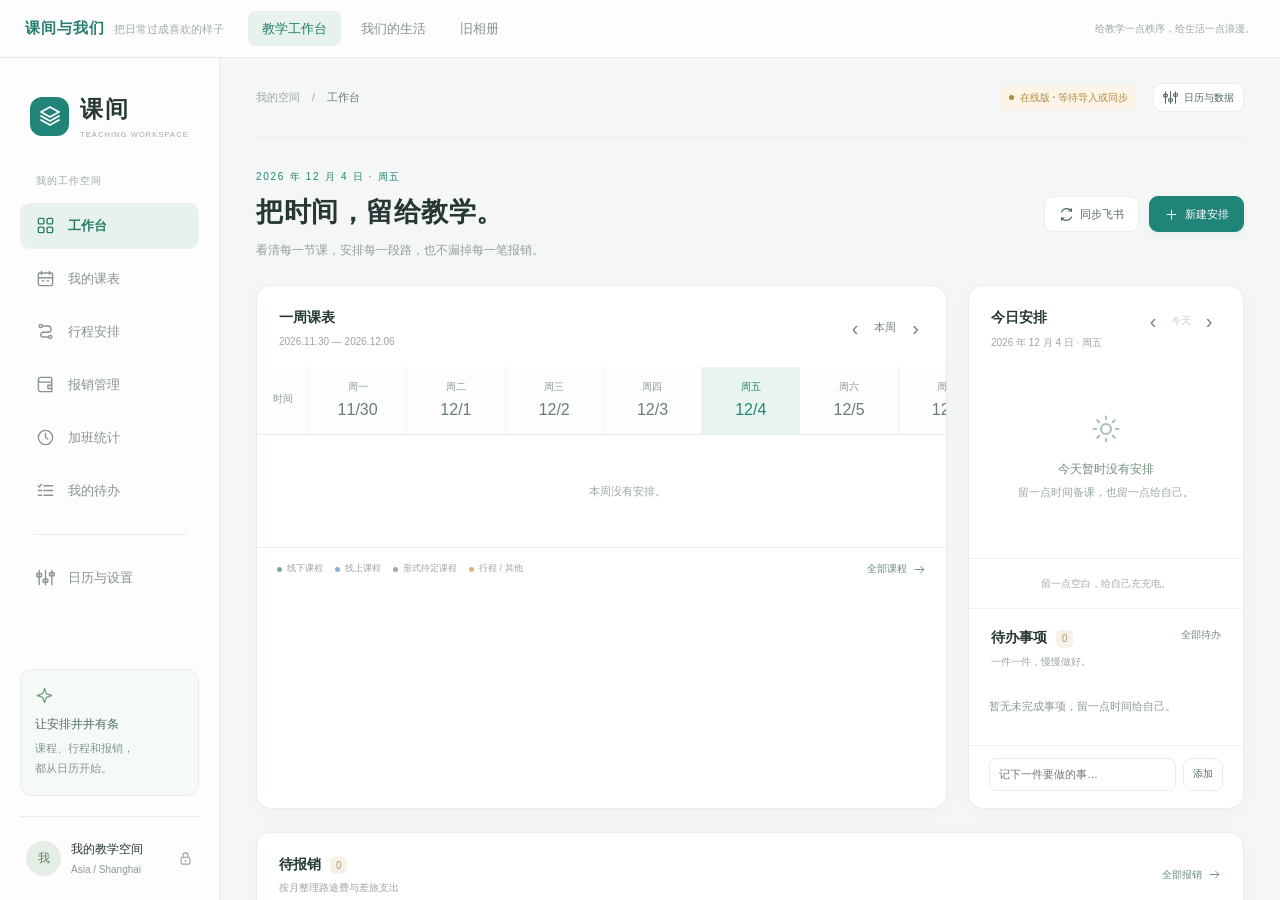
<file: index.html>
<!doctype html><html lang="zh-CN"><head><meta charset="utf-8"><meta name="viewport" content="width=device-width,initial-scale=1,viewport-fit=cover"><meta name="theme-color" content="#218478"><title>课间与我们 · 我的日常空间</title><style>
*{box-sizing:border-box}body{margin:0;background:#f5f7f7;font:13px/1.5 -apple-system,BlinkMacSystemFont,"Segoe UI","Microsoft YaHei",sans-serif;color:#344c42}.portal-bar{height:58px;background:#fcfdfc;border-bottom:1px solid #e4ece7;display:flex;align-items:center;padding:0 25px;gap:24px}.portal-brand{font-size:15px;font-weight:600;letter-spacing:1px;color:#267e6e;white-space:nowrap}.portal-brand span{font-size:11px;color:#a1ada6;margin-left:9px;font-weight:400;letter-spacing:0}.tabs{display:flex;gap:6px}.tabs button{cursor:pointer;border:0;background:transparent;padding:8px 14px;border-radius:8px;color:#83968b;font:inherit}.tabs button.active{background:#e6f2eb;color:#227d6c}.portal-note{margin-left:auto;font-size:10px;color:#9caaa2}iframe{display:block;width:100%;height:calc(100dvh - 58px);border:0}button:focus-visible{outline:3px solid #a0cfc4;outline-offset:2px}@media(max-width:650px){.portal-bar{height:94px;padding:12px 16px;gap:8px;align-items:flex-start;flex-direction:column}.portal-brand span,.portal-note{display:none}.tabs{width:100%;justify-content:space-between}.tabs button{padding:7px 13px;font-size:12px}iframe{height:calc(100dvh - 94px)}}
@media(max-width:760px){html,body{height:100%;overflow:hidden}body{display:flex;flex-direction:column;height:100dvh}.portal-bar{height:auto;min-height:84px;flex:none;align-items:stretch;flex-direction:column;gap:4px;padding:8px 12px}.portal-brand{font-size:14px;line-height:20px;letter-spacing:1px}.portal-brand span,.portal-note{display:none}.tabs{width:100%;display:grid;grid-template-columns:repeat(3,minmax(0,1fr));gap:5px}.tabs button{min-height:40px;padding:8px 5px;font-size:13px;border-radius:8px}iframe{flex:1;min-height:0;width:100%;height:auto}}
</style></head><body><header class="portal-bar"><div class="portal-brand">课间与我们<span>把日常过成喜欢的样子</span></div><nav class="tabs" aria-label="切换页面"><button data-page="workbench" class="active">教学工作台</button><button data-page="together">我们的生活</button><button data-page="album">旧相册</button></nav><span class="portal-note">给教学一点秩序，给生活一点浪漫。</span></header><iframe id="page-frame" title="教学工作台" allow="autoplay"></iframe><script>
const pages={workbench:['./workbench.html','教学工作台'],together:['./together.html','我们的生活'],album:['./album.html','樱花音乐相册']};
// A fresh HTML address on each visit prevents an old cached iframe surviving a homepage reload.
const pageVersion=Date.now().toString(36);
function openPage(name){if(!pages[name])name='workbench';const url=new URL(pages[name][0],location.href);url.searchParams.set('v',pageVersion);document.querySelector('#page-frame').src=url.href;document.querySelector('#page-frame').title=pages[name][1];document.querySelectorAll('[data-page]').forEach(b=>{b.classList.toggle('active',b.dataset.page===name);b.setAttribute('aria-current',b.dataset.page===name?'page':'false');});history.replaceState(null,'','#'+name);}
document.querySelector('.tabs').addEventListener('click',e=>{const b=e.target.closest('[data-page]');if(b)openPage(b.dataset.page);});window.addEventListener('hashchange',()=>openPage(location.hash.slice(1)));openPage(location.hash.slice(1));
</script></body></html>
</file>
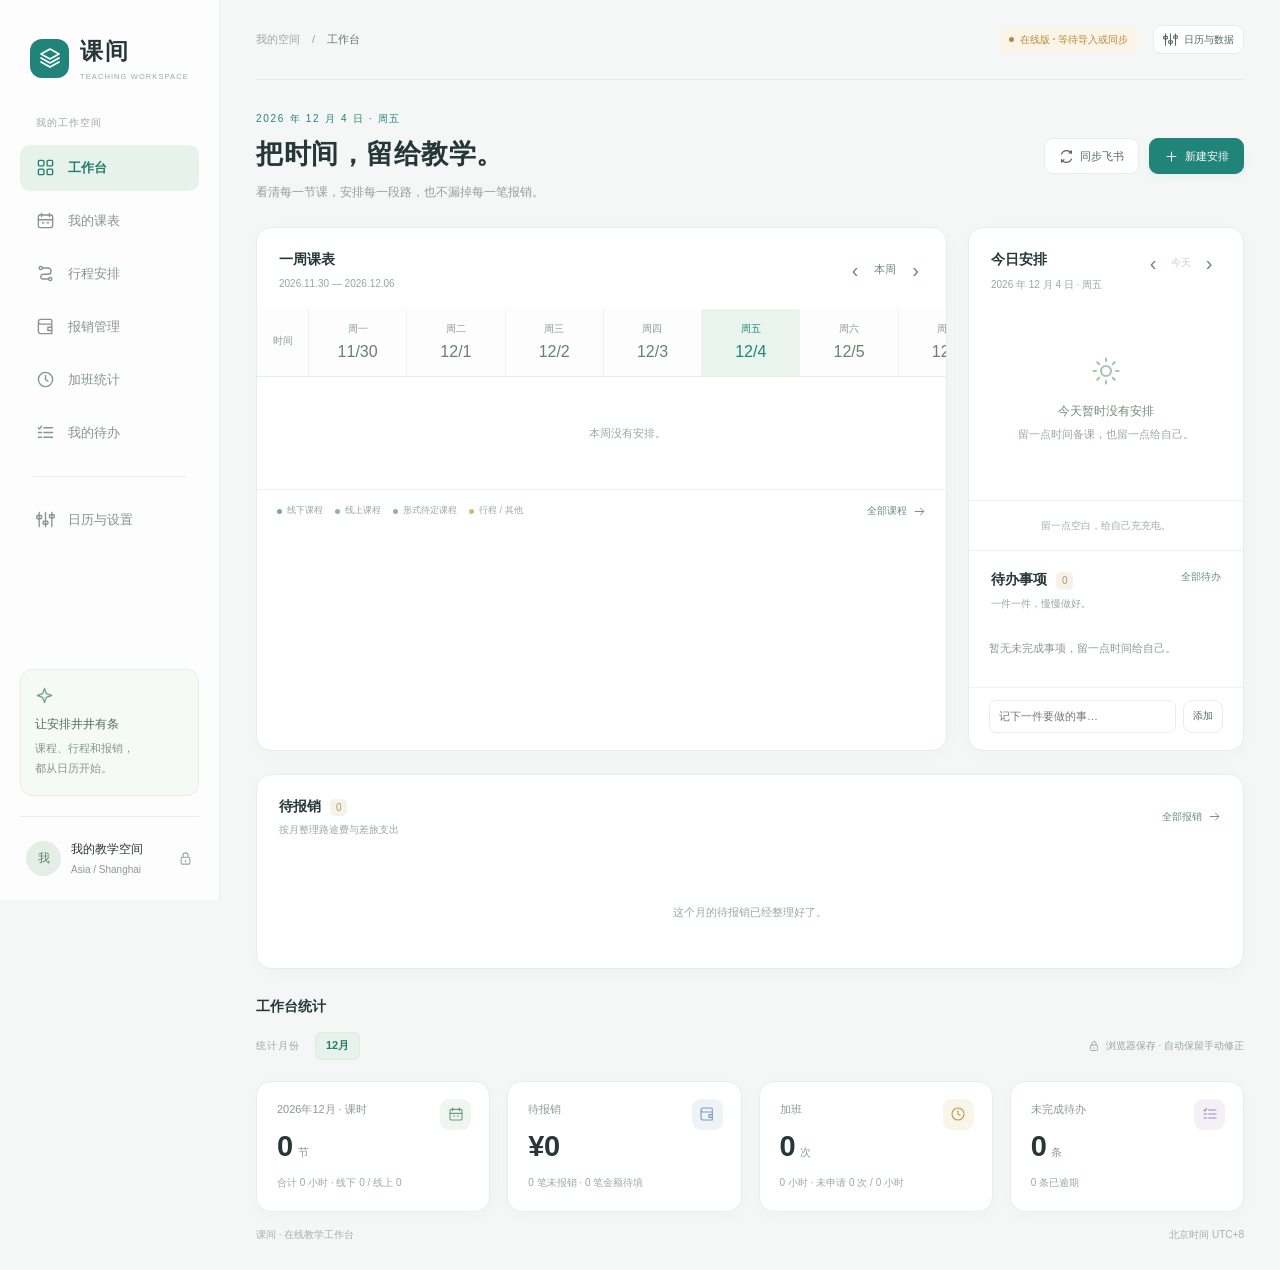
<file: workbench.html>
<!doctype html>
<html lang="zh-CN">
<head>
<meta charset="utf-8">
<meta name="viewport" content="width=device-width,initial-scale=1,viewport-fit=cover">
<meta name="theme-color" content="#218478">
<title>课间 · 教学工作台</title>
<style>
:root{
  --paper:#f5f4f0; --surface:#ffffff; --surface-2:#fbfaf7;
  --ink:#1d1c1a; --ink-2:#4a4843; --muted:#847f76;
  --line:#e5e2da; --line-2:#efece5;
  --accent:#2a6a5c; --accent-soft:#e7f0ed;
  --warn:#b4552d; --warn-soft:#fbeee7;
  --blue:#3b5f88; --blue-soft:#e9eef5;
  --gold:#8a6a2f; --gold-soft:#f6efdf;
  --r:10px;
  --sh:0 1px 2px rgba(28,26,22,.04), 0 1px 8px rgba(28,26,22,.03);
}
*{box-sizing:border-box}
html,body{margin:0;padding:0}
body{
  background:var(--paper); color:var(--ink);
  font:14px/1.55 -apple-system,BlinkMacSystemFont,"Segoe UI","PingFang SC","Microsoft YaHei","Hiragino Sans GB",sans-serif;
  -webkit-font-smoothing:antialiased; text-rendering:optimizeLegibility;
}
button{font:inherit;color:inherit;cursor:pointer;border:none;background:none}
input,select,textarea{font:inherit;color:inherit}
h1,h2,h3,h4,p{margin:0}
.num{font-variant-numeric:tabular-nums}
.wrap{max-width:1180px;margin:0 auto;padding:18px 22px 60px}

/* ---------- 顶栏 ---------- */
.top{display:flex;align-items:center;gap:16px;flex-wrap:wrap;margin-bottom:16px}
.brand{display:flex;gap:10px;align-items:center}
.brand .mark{
  width:32px;height:32px;border-radius:9px;background:var(--ink);color:#fff;
  display:grid;place-items:center;font-size:14px;font-weight:600;flex:none;
}
.brand b{display:block;font-size:15px;font-weight:650;letter-spacing:.2px}
.brand span{display:block;font-size:10.5px;color:var(--muted);letter-spacing:.8px;margin-top:1px}
.months{display:flex;gap:4px;flex-wrap:wrap}
.mchip{
  padding:4px 11px;border-radius:16px;font-size:12px;font-weight:550;
  background:var(--surface);border:1px solid var(--line);color:var(--ink-2);transition:.15s;
}
.mchip:hover{border-color:#d6d2c8;color:var(--ink)}
.mchip.on{background:var(--ink);color:#fff;border-color:var(--ink)}
.actions{margin-left:auto;display:flex;align-items:center;gap:8px}
.pill{
  display:inline-flex;align-items:center;gap:6px;font-size:11.5px;font-weight:550;
  padding:4px 9px;border-radius:20px;background:var(--gold-soft);color:var(--gold);border:1px solid rgba(138,106,47,.15);
}
.pill.live{background:var(--accent-soft);color:var(--accent);border-color:rgba(42,106,92,.16)}
.pill i{width:5px;height:5px;border-radius:50%;background:currentColor;display:block}
.pill.busy{background:var(--blue-soft);color:var(--blue);border-color:rgba(59,95,136,.16)}
.pill.busy i{animation:wbPulse 1.05s ease-in-out infinite}
.pill.warn{background:var(--warn-soft);color:var(--warn);border-color:rgba(180,85,45,.16)}
@keyframes wbPulse{0%,100%{opacity:.25;transform:scale(.75)}50%{opacity:1;transform:scale(1.4)}}
.pill[title]{cursor:help}
.btn{
  display:inline-flex;align-items:center;gap:6px;padding:6px 11px;border-radius:7px;font-size:12.5px;
  background:var(--surface);border:1px solid var(--line);color:var(--ink-2);transition:.15s;font-weight:550;
}
.btn:hover{border-color:#d6d2c8;background:#fff;color:var(--ink)}
.btn svg{width:14px;height:14px}
.btn.primary{background:var(--ink);color:#fff;border-color:var(--ink)}
.btn.primary:hover{background:#000;color:#fff}
.btn.sm{padding:4px 8px;font-size:11.5px}

/* ---------- 通用 ---------- */
.sub{font-size:12.5px;color:var(--muted);margin:2px 0 14px}
.card{background:var(--surface);border:1px solid var(--line);border-radius:var(--r);box-shadow:var(--sh);margin-bottom:14px}
.card-h{display:flex;align-items:center;gap:10px;padding:12px 16px;border-bottom:1px solid var(--line-2);flex-wrap:wrap}
.card-h h3{font-size:13.5px;font-weight:650;letter-spacing:.2px}
.card-h .hint{font-size:11.5px;color:var(--muted);font-weight:400}
.card-h .right{margin-left:auto;display:flex;gap:6px;align-items:center}
.grid4{display:grid;grid-template-columns:repeat(4,minmax(0,1fr));gap:12px;margin-bottom:14px}
.metric{background:var(--surface);border:1px solid var(--line);border-radius:var(--r);padding:13px 15px;box-shadow:var(--sh)}
.metric .k{font-size:11.5px;color:var(--muted);letter-spacing:.4px}
.metric .v{font-size:23px;font-weight:600;letter-spacing:-.5px;margin-top:6px;line-height:1.1}
.metric .v small{font-size:12px;font-weight:500;color:var(--muted);margin-left:3px}
.metric .f{font-size:11.5px;color:var(--muted);margin-top:5px}
.metric.hl{border-color:rgba(42,106,92,.25);background:linear-gradient(180deg,#fff,#f8fbfa)}
.tag{
  display:inline-flex;align-items:center;font-size:10.5px;font-weight:600;padding:2px 6px;border-radius:5px;
  background:var(--line-2);color:var(--ink-2);letter-spacing:.3px;white-space:nowrap;
}
.tag.on-{background:var(--blue-soft);color:var(--blue)}
.tag.off-{background:var(--gold-soft);color:var(--gold)}
.tag.warn{background:var(--warn-soft);color:var(--warn)}
.tag.ok{background:var(--accent-soft);color:var(--accent)}
.muted{color:var(--muted)}
.empty{padding:30px 16px;text-align:center;color:var(--muted);font-size:12.5px}

/* ---------- 表格 ---------- */
.tbl-wrap{overflow:auto}
table.tbl{width:100%;border-collapse:collapse;font-size:12.5px}
.tbl th{
  text-align:left;padding:7px 10px;font-size:11px;font-weight:600;color:var(--muted);
  border-bottom:1px solid var(--line);white-space:nowrap;background:var(--surface-2);
  position:sticky;top:0;z-index:1;
}
.tbl td{padding:5px 10px;border-bottom:1px solid var(--line-2);vertical-align:middle;white-space:nowrap}
.tbl td.wrap{white-space:normal;min-width:150px}
.tbl tbody tr:hover td{background:var(--surface-2)}
.tbl tr[data-edit]{cursor:pointer}
.tbl input,.tbl select{
  border:1px solid transparent;border-radius:5px;padding:3px 6px;font-size:12px;background:transparent;
  min-width:0;width:100%;
}
.tbl select{width:auto}
.tbl input:hover,.tbl select:hover{border-color:var(--line)}
.tbl input:focus,.tbl select:focus{outline:none;border-color:var(--accent);background:#fff}
.tbl .rmv{opacity:0;font-size:15px;color:var(--muted);padding:0 3px;line-height:1}
.tbl tr:hover .rmv{opacity:1}
.tbl tr.need td{background:#fffbf3}
.tbl tr.need td:first-child{box-shadow:inset 3px 0 0 var(--gold)}
.tbl tr.sum td{border-top:1.5px solid var(--line);border-bottom:none;background:var(--surface-2);font-weight:600;color:var(--ink-2)}
.ot-tag{font-size:11px;font-weight:600;padding:2px 7px;border-radius:5px}
.ot-tag.wk{background:var(--blue-soft);color:var(--blue)}
.ot-tag.hd{background:var(--warn-soft);color:var(--warn)}

/* ---------- 添加条 / 待办 ---------- */
.addbar{display:flex;gap:6px;flex-wrap:wrap;padding:11px 16px;border-top:1px solid var(--line-2)}
.addbar input,.addbar select{border:1px solid var(--line);border-radius:6px;padding:5px 8px;font-size:12px;background:#fff;min-width:0}
.addbar input:focus,.addbar select:focus{outline:none;border-color:var(--accent)}
.todo{display:flex;gap:10px;align-items:flex-start;padding:9px 14px;border-bottom:1px solid var(--line-2)}
.todo:last-child{border-bottom:none}
.todo .cb{width:16px;height:16px;border-radius:4px;border:1.5px solid #cfcbc0;flex:none;margin-top:2px;display:grid;place-items:center;background:#fff;transition:.15s}
.todo .cb svg{width:11px;height:11px;color:#fff;opacity:0}
.todo.done .cb{background:var(--accent);border-color:var(--accent)}
.todo.done .cb svg{opacity:1}
.todo .tx{min-width:0;flex:1}
.todo .tx b{font-size:13px;font-weight:550;display:block;line-height:1.45}
.todo.done .tx b{color:var(--muted);text-decoration:line-through}
.todo .tx span{font-size:11px;color:var(--muted);display:flex;gap:10px;margin-top:2px;flex-wrap:wrap}
.todo .del{opacity:0;font-size:15px;color:var(--muted);padding:0 3px;line-height:1}
.todo:hover .del{opacity:1}
.todo.overdue .tx b{color:var(--warn)}
.todoadd{display:flex;gap:6px;padding:11px 14px;border-top:1px solid var(--line-2)}
.todoadd input{border:1px solid var(--line);border-radius:6px;padding:5px 9px;font-size:12.5px;flex:1;min-width:0}
.todoadd input:focus{outline:none;border-color:var(--accent)}

/* ---------- 弹窗 ---------- */
dialog{
  border:none;border-radius:14px;padding:0;max-width:560px;width:calc(100% - 32px);
  box-shadow:0 24px 64px rgba(20,18,15,.25);background:var(--surface);color:var(--ink);
}
dialog::backdrop{background:rgba(28,26,22,.32);backdrop-filter:blur(2px)}
.dlg-h{display:flex;align-items:center;padding:16px 18px;border-bottom:1px solid var(--line-2)}
.dlg-h h3{font-size:14.5px;font-weight:650}
.dlg-h button{margin-left:auto;font-size:19px;color:var(--muted);line-height:1}
.dlg-b{padding:16px 18px;max-height:65vh;overflow:auto;font-size:12.5px}
.dlg-b h4{font-size:12px;font-weight:650;letter-spacing:.4px;color:var(--ink-2);margin:0 0 7px}
.dlg-b section+section{margin-top:16px;padding-top:15px;border-top:1px solid var(--line-2)}
.svcline{display:flex;align-items:center;flex-wrap:wrap;gap:6px;font-size:12.5px;color:var(--ink-2);line-height:1.7}
.svcline .sep{color:var(--line);margin:0 2px}
.kv-inline{color:var(--muted);font-size:11.5px;margin-left:6px}
.dot-live{width:7px;height:7px;border-radius:50%;background:var(--accent);display:inline-block;flex:0 0 auto}
.dot-live.off{background:var(--muted);opacity:.5}
.dot-live.busy{background:var(--blue);animation:wbPulse 1.05s ease-in-out infinite}
.kv{display:grid;grid-template-columns:88px 1fr;gap:5px 10px;font-size:12px}
.kv dt{color:var(--muted)}
.kv dd{margin:0;font-variant-numeric:tabular-nums}
.steps{counter-reset:s;display:flex;flex-direction:column;gap:7px;margin:0;padding:0}
.steps li{counter-increment:s;list-style:none;position:relative;padding-left:24px;color:var(--ink-2);line-height:1.55}
.steps li::before{
  content:counter(s);position:absolute;left:0;top:1px;width:16px;height:16px;border-radius:50%;
  background:var(--accent-soft);color:var(--accent);font-size:10px;font-weight:700;display:grid;place-items:center;
}
textarea.imp{
  width:100%;min-height:82px;border:1px solid var(--line);border-radius:7px;padding:8px 10px;font-size:12px;
  font-family:ui-monospace,Consolas,monospace;resize:vertical;background:var(--surface-2);
}
textarea.imp:focus{outline:none;border-color:var(--accent);background:#fff}
.row{display:flex;gap:8px;align-items:center;flex-wrap:wrap}
.drop{
  border:1.5px dashed var(--line);border-radius:9px;padding:14px;text-align:center;color:var(--muted);
  font-size:12px;background:var(--surface-2);
}
.drop b{color:var(--accent)}

#edlg{max-width:500px}
.fld{display:flex;flex-direction:column;gap:4px;margin-bottom:11px;font-size:11.5px;color:var(--ink-2)}
.fld>span{font-weight:600;letter-spacing:.2px}
.fld input,.fld select{border:1px solid var(--line);border-radius:7px;padding:7px 9px;font-size:12.5px;background:var(--surface-2);color:var(--ink)}
.fld input:focus,.fld select:focus{outline:none;border-color:var(--accent);background:#fff}
.fld2{display:grid;grid-template-columns:1fr 1fr;gap:9px}
.chk{display:flex;gap:8px;align-items:flex-start;font-size:12px;color:var(--ink-2);line-height:1.5;margin:2px 0 13px;cursor:pointer}
.chk input{margin-top:2px;accent-color:var(--accent)}
.ed-foot{display:flex;gap:8px;flex-wrap:wrap;align-items:center;border-top:1px solid var(--line-2);padding-top:13px}
.ed-note{font-size:11px;color:var(--muted);line-height:1.6;margin:0 0 12px}
.ed-note b{color:var(--ink-2)}

#toast{
  position:fixed;left:50%;bottom:26px;transform:translate(-50%,14px);z-index:99;
  background:var(--ink);color:#fff;font-size:12.5px;padding:8px 15px;border-radius:20px;
  opacity:0;pointer-events:none;transition:.22s;box-shadow:0 8px 24px rgba(0,0,0,.22);
}
#toast.on{opacity:1;transform:translate(-50%,0)}

@media (max-width:900px){
  .grid4{grid-template-columns:repeat(2,minmax(0,1fr))}
  .top .actions{margin-left:0}
}
@media print{
  body{background:#fff}
  .top,.actions,.addbar,.todoadd,.mchip{display:none!important}
  .card{box-shadow:none;border-color:#ccc}
  .tbl th{background:#fff!important}
}

/* 课间 · 保留原有数据层的界面改版 */
:root{--paper:#f5f7f7;--surface:#fff;--surface-2:#f8faf9;--ink:#263735;--ink-2:#526a60;--muted:#8b9a93;--line:#e7eeea;--line-2:#eff3f0;--accent:#218478;--accent-soft:#e8f3ed;--blue:#4f82bb;--blue-soft:#edf3fb;--gold:#b38a42;--gold-soft:#fbf4e7;--r:15px;--sh:0 4px 18px #233a2f06}
[hidden]{display:none!important}body{font-size:14px}button:focus-visible,a:focus-visible,input:focus-visible,select:focus-visible,textarea:focus-visible{outline:3px solid #a0cfc4;outline-offset:3px}button:disabled{opacity:.55;cursor:wait}.kk-icon{width:19px;height:19px;flex-shrink:0;display:block}.kk-shell{display:grid;grid-template-columns:220px minmax(0,1fr);min-height:100vh}.kk-sidebar{position:sticky;top:0;height:100vh;background:#fcfdfc;border-right:1px solid var(--line);padding:34px 20px 23px;display:flex;flex-direction:column;z-index:20}.kk-brand{display:flex;align-items:center;gap:11px;text-align:left;padding:0 10px 33px}.kk-mark{width:39px;height:39px;display:grid;place-items:center;background:var(--accent);color:white;border-radius:12px}.kk-mark .kk-icon{width:24px;height:24px}.kk-brand strong{font-size:23px;letter-spacing:2px;font-weight:650}.kk-brand small{display:block;font-size:7.5px;letter-spacing:1.1px;white-space:nowrap;color:#9daaa3;margin-top:1px}.kk-caption{font-size:10px;letter-spacing:1px;color:#9ca9a2}.kk-sidebar>.kk-caption{padding:0 16px;margin-bottom:14px}.kk-sidebar nav{display:grid;gap:7px}.kk-nav{display:flex;align-items:center;gap:13px;min-height:46px;border-radius:10px;text-align:left;padding:0 16px;color:#87948f;white-space:nowrap;font-size:13px}.kk-nav:hover{background:#f0f5f1;color:var(--accent)}.kk-nav.active{background:#e7f2ed;color:#247c69;font-weight:600}.kk-nav-line{height:1px;background:var(--line);margin:13px}.kk-sidebar-note{margin-top:auto;border:1px solid #e7eeea;border-radius:12px;padding:16px 14px;background:#f6faf7;color:#82968b;font-size:11px;line-height:1.8}.kk-sidebar-note .kk-icon{color:#74a38a;margin-bottom:9px}.kk-sidebar-note strong{display:block;color:#526e60;font-size:12px;font-weight:500;margin-bottom:4px}.kk-profile{display:flex;align-items:center;gap:10px;padding:23px 6px 0;margin-top:20px;border-top:1px solid var(--line)}.kk-avatar{width:35px;height:35px;border-radius:50%;background:#e5eee5;color:#598266;display:grid;place-items:center;font-size:12px}.kk-profile strong{font-size:12px;font-weight:500;display:block}.kk-profile small{font-size:10px;color:var(--muted);display:block;margin-top:3px}.kk-profile>.kk-icon{margin-left:auto;width:15px;color:#96a39d}.wrap.kk-main{max-width:1660px;width:100%;min-width:0;padding:0 36px 28px;margin:0 auto}.kk-topbar{min-height:80px;display:flex;align-items:center;justify-content:space-between;border-bottom:1px solid var(--line);gap:12px}.kk-crumb{display:flex;align-items:center;gap:12px;font-size:11px;color:#9ca7a2}.kk-crumb b{font-weight:400;color:#65776e}.kk-top-actions{display:flex;gap:16px;align-items:center}.pill{font-size:10px;border:0;border-radius:6px;padding:5px 9px}.kk-heading{display:flex;justify-content:space-between;align-items:center;gap:16px;padding:31px 0 25px}.kk-eyebrow{font-size:10px;letter-spacing:1.7px;color:var(--accent);margin-bottom:9px}.kk-heading h1{font-size:27px;font-weight:600;letter-spacing:.5px;line-height:1.4}.kk-heading h1>span{color:var(--accent);margin-left:5px}.kk-heading p{font-size:12px;color:#92a097;margin-top:10px}.kk-heading-actions{display:flex;gap:10px}.btn{min-height:36px;justify-content:center;padding:8px 14px;border-radius:9px;font-size:11px;font-weight:500}.btn .kk-icon{width:15px;height:15px}.btn.primary{background:var(--accent);border-color:var(--accent);box-shadow:0 3px 7px #21847812}.btn.primary:hover{background:#176a60;border-color:#176a60}.btn:hover{background:#f8fbf8;border-color:#c5d8cf;color:var(--accent)}.btn.sm{min-height:29px;font-size:10px;padding:5px 9px}.kk-period{display:flex;justify-content:space-between;align-items:center;margin-bottom:21px;gap:14px}.kk-period>div{display:flex;align-items:center;gap:15px;min-width:0}.months{gap:5px;max-height:85px;overflow:auto}.mchip{border-radius:6px;padding:4px 10px;font-size:11px;background:transparent;border-color:transparent;font-weight:400}.mchip.on{background:#e7f2ed;border-color:#e0ebe4;color:#247c69;font-weight:600}.kk-local{display:flex;gap:6px;align-items:center;white-space:nowrap;font-size:10px;color:#96a59c}.kk-local .kk-icon{width:12px;height:12px}.grid4{gap:17px;margin-bottom:23px}.metric{padding:19px 20px 17px;min-height:131px;position:relative}.metric.hl{border-color:var(--line);background:#fff}.metric .k{font-size:11px;letter-spacing:0}.metric .v{font-size:29px;line-height:1.3;margin-top:10px;font-weight:600}.metric .v small{font-size:11px;font-weight:400;margin-left:5px}.metric .f{font-size:10px;margin-top:10px;color:#9ca9a1}.kk-stat-icon{position:absolute;right:18px;top:17px;display:grid;place-items:center;width:31px;height:31px;border-radius:9px;background:#eff6f1;color:#6d9a82}.kk-stat-icon .kk-icon{width:16px;height:16px}.metric:nth-child(2) .kk-stat-icon{background:#eef3f8;color:#7e9cba}.metric:nth-child(3) .kk-stat-icon{background:#f9f5e9;color:#ba9c64}.metric:nth-child(4) .kk-stat-icon{background:#f4f0f7;color:#a28aab}.card{margin-bottom:23px;overflow:hidden}.kk-dashboard{display:grid;grid-template-columns:minmax(0,1fr) 276px;gap:21px}.kk-panel-head{display:flex;align-items:center;justify-content:space-between;gap:12px;padding:21px 22px 18px}.kk-panel-head h2{font-size:14px;font-weight:600}.kk-panel-head p{font-size:10px;color:#9ba69f;margin-top:5px}.kk-panel-head>.kk-icon{color:#c5ad76;width:22px;height:22px}.kk-week-nav{display:flex;gap:6px;align-items:center;white-space:nowrap}.kk-week-nav button{font-size:11px;color:#70867b;padding:4px 5px;border-radius:5px}.kk-week-nav button:first-child,.kk-week-nav button:last-child{font-size:20px;line-height:1}.kk-week-nav button:hover{background:var(--accent-soft)}.kk-week-scroll{overflow-x:auto;padding:0 13px}.kk-week-grid{display:grid;grid-template-columns:repeat(7,minmax(76px,1fr));min-width:532px}.kk-day{padding:0 5px 14px;border-right:1px solid var(--line-2);min-height:277px}.kk-day:last-child{border-right:0}.kk-day-head{text-align:center;border-bottom:1px solid var(--line);padding:2px 0 13px;margin-bottom:12px;color:#a0aca5;font-size:10px;line-height:1.6}.kk-day-head strong{display:block;font-size:19px;line-height:1.4;font-weight:500;color:#65796e}.kk-day.is-today .kk-day-head strong{background:var(--accent);color:#fff;border-radius:8px;width:30px;margin:0 auto}.kk-day.is-today .kk-day-head{color:var(--accent)}.kk-event{display:block;width:100%;text-align:left;border-radius:6px;padding:8px 7px;margin-bottom:8px;background:#eaf4ef;color:#4b8671;border-left:2px solid #6fa68c;line-height:1.6;overflow-wrap:anywhere}.kk-event.online{background:#edf3fb;color:#6587ad;border-left-color:#8aadd2}.kk-event.other{background:#fbf4e7;color:#ae905a;border-left-color:#d2b87c}.kk-event:hover{filter:brightness(.97)}.kk-event strong{display:block;font-size:10px;font-weight:500}.kk-event small{font-size:9px;display:block;opacity:.8}.kk-day-blank{color:#cad4cd;text-align:center;font-size:11px;padding:60px 0}.kk-panel-foot{border-top:1px solid var(--line-2);padding:13px 20px;display:flex;justify-content:space-between;align-items:center;gap:12px}.kk-legend{display:flex;gap:12px;flex-wrap:wrap;color:#9ba69f;font-size:9px}.kk-legend span{display:flex;align-items:center;gap:5px}.kk-legend i{width:5px;height:5px;background:#7eaa93;border-radius:50%}.kk-legend i.online{background:#8eadd0}.kk-legend i.other{background:#d2b87c}.kk-link{display:inline-flex;gap:6px;align-items:center;color:#6a8c7c;font-size:10px;white-space:nowrap;padding:0}.kk-link .kk-icon{width:13px;height:13px}.kk-today{display:flex;flex-direction:column}.kk-today #kk-today{padding:0 21px 10px;max-height:340px;overflow:auto}.kk-timeline{display:block;border-left:1px solid #e2eae4;margin-left:4px;padding:0 0 23px 18px;position:relative;width:calc(100% - 4px);text-align:left}.kk-timeline:before{content:"";position:absolute;left:-4px;top:5px;width:7px;height:7px;background:#8caf9c;border:2px solid white;box-shadow:0 0 0 1px #8caf9c;border-radius:50%}.kk-timeline time{font-size:10px;color:#97a59c;display:block;margin-bottom:5px}.kk-timeline strong{display:block;font-size:12px;font-weight:500;color:#526c5f;overflow-wrap:anywhere}.kk-timeline small{display:block;font-size:10px;color:#9aa69f;margin-top:4px;overflow-wrap:anywhere}.kk-timeline:hover strong{color:var(--accent)}.kk-today-foot{padding:17px;border-top:1px solid var(--line-2);font-size:10px;color:#a1afa5;text-align:center;margin-top:auto}.kk-empty{padding:45px 18px;text-align:center;color:#9aa99f;font-size:11px;line-height:2}.kk-empty .kk-icon{width:30px;height:30px;margin:0 auto 13px;color:#a9c3b4}.kk-empty strong{display:block;font-size:12px;font-weight:500;color:#718c7c}.kk-count{display:inline-block;font-size:10px;font-weight:400;color:#aa986b;background:#f7f2e8;padding:1px 6px;border-radius:5px;margin-left:5px}.kk-preview .tbl td{padding:13px 22px}.kk-preview .tbl th{padding:10px 22px;font-size:10px}.kk-preview .tbl{font-size:11px}.kk-status{font-size:10px;color:#aa986b;background:#fbf4e7;padding:4px 8px;border-radius:5px}.card-h{padding:19px 22px;gap:8px}.card-h .hint{font-size:11px}.card-h h3{font-size:14px}.tbl th{padding:12px 18px;font-size:11px}.tbl td{padding:11px 18px;font-size:12px}.tbl td.wrap{max-width:380px}.tbl td.wrap{margin:0}.tbl input,.tbl select{padding:6px 8px;border:1px solid var(--line);background:#fff;font-size:11px}.addbar{padding:17px 22px;gap:9px}.addbar input,.addbar select{padding:8px 10px;border-radius:8px}.todo{padding:16px 22px}.todoadd{padding:17px 22px;flex-wrap:wrap}.todoadd input{padding:8px 10px}.todo .del,.tbl .rmv{opacity:.5}.todo:hover .del,.tbl tr:hover .rmv{opacity:1}.kk-agenda-row{display:flex;gap:20px;padding:20px 24px;border-top:1px solid var(--line-2);align-items:center;cursor:pointer}.kk-agenda-row:hover{background:var(--surface-2)}.kk-agenda-date{font-size:11px;color:var(--muted);min-width:86px}.kk-agenda-row strong{font-size:13px;font-weight:500}.kk-agenda-row p{font-size:11px;color:var(--muted);margin-top:5px}.kk-footer{display:flex;justify-content:space-between;margin-top:10px;color:#a6b0aa;font-size:10px;padding-top:5px}.kk-menu{display:none}.kk-scrim{display:none}dialog{border-radius:16px}dialog .dlg-h{padding:20px 22px}dialog .dlg-b{padding:20px 22px}dialog .btn.primary{color:#fff}.kk-view-enter{animation:kkEnter .18s ease-out}@keyframes kkEnter{from{opacity:.5;transform:translateY(3px)}to{opacity:1;transform:none}}@media(prefers-reduced-motion:reduce){.kk-view-enter{animation:none}}
@media(min-width:1600px){.kk-day{min-height:330px}.kk-event{padding:11px 9px}.kk-event strong{font-size:11px}.kk-event small{font-size:10px}}
@media(max-width:1200px){.kk-shell{grid-template-columns:192px minmax(0,1fr)}.kk-sidebar{padding-left:14px;padding-right:14px}.wrap.kk-main{padding:0 25px 25px}.kk-dashboard{grid-template-columns:minmax(0,1fr) 240px;gap:17px}.kk-local{display:none}.kk-heading h1{font-size:24px}.metric{padding:17px 15px}.metric .f{font-size:9px}.kk-stat-icon{right:13px;top:13px;width:26px;height:26px}.kk-panel-head{padding:19px 17px}.kk-legend{gap:8px}.kk-panel-foot{padding:12px 15px}}
@media(max-width:1050px){.kk-dashboard{grid-template-columns:minmax(0,1fr)}.kk-today #kk-today{display:grid;grid-template-columns:repeat(2,minmax(0,1fr));gap:10px;max-height:none}.kk-today .kk-empty{grid-column:1/-1;padding:22px}.kk-today .kk-empty .kk-icon{display:none}.kk-day{min-height:245px}.kk-top-actions{gap:7px}.grid4{gap:12px}.metric .v{font-size:25px}.kk-stat-icon{display:none}}
@media(max-width:760px){.kk-shell{display:block}.kk-sidebar{position:fixed;left:0;top:0;width:220px;transform:translateX(-100%);transition:transform .2s;z-index:40}.kk-sidebar.open{transform:translateX(0)}.kk-scrim:not([hidden]){display:block;position:fixed;inset:0;background:#233a2f40;z-index:35}.wrap.kk-main{padding:0 18px 24px}.kk-menu{display:block;padding:0;color:var(--muted)}.kk-topbar{min-height:66px}.kk-top-actions .btn{font-size:0;padding:6px}.kk-top-actions .btn .kk-icon{width:16px;height:16px}.pill{font-size:9px}.kk-crumb{gap:8px}.kk-heading{padding:25px 0 22px;align-items:flex-start;flex-direction:column;gap:18px}.kk-heading h1{font-size:25px}.kk-heading p{font-size:11px}.kk-heading-actions{align-self:flex-end}.kk-period>div{align-items:flex-start;gap:8px;flex-direction:column}.kk-period{margin-bottom:17px}.months{max-height:72px}.grid4{grid-template-columns:repeat(2,minmax(0,1fr));gap:12px;margin-bottom:18px}.metric{min-height:118px;padding:16px}.metric .v{font-size:26px}.metric .f{font-size:10px}.kk-stat-icon{display:grid}.kk-dashboard{gap:0}.card{margin-bottom:18px}.kk-today #kk-today{grid-template-columns:1fr}.kk-panel-foot{align-items:flex-start}.kk-legend{gap:8px}.kk-panel-head{padding:18px}.kk-panel-head h2{font-size:13px}.kk-footer{font-size:9px}.card-h{padding:16px}.tbl td,.tbl th{padding:10px 13px}.kk-agenda-row{padding:17px;gap:12px}.kk-agenda-date{min-width:75px}.kk-preview .tbl td,.kk-preview .tbl th{padding:12px 16px}.kk-profile{margin-top:15px}.kk-heading-actions .btn{padding:8px 13px}.kk-sidebar-note{margin-top:auto}.kk-brand{padding-bottom:20px}.kk-sidebar{padding-top:25px}}
@media(max-height:750px) and (min-width:761px){.kk-sidebar-note{display:none}.kk-profile{margin-top:auto}}
@media print{.kk-sidebar,.kk-topbar,.kk-heading-actions,.kk-period,.kk-week-nav,.kk-link,.kk-footer{display:none!important}.kk-shell{display:block}.wrap.kk-main{padding:0;max-width:none}.kk-heading{padding:0 0 20px}.card{break-inside:avoid}.tbl-wrap{overflow:visible}}


/* 课程表、报销路线与调休申请 */
.kk-course-toolbar{display:flex;justify-content:space-between;align-items:center;padding:15px 22px;border-bottom:1px solid var(--line-2);gap:15px}.kk-course-toolbar>strong{font-size:12px;color:var(--ink-2);font-weight:500}.kk-course-scroll{overflow:auto}.kk-course-calendar{min-width:800px}.kk-ct-head,.kk-ct-body{display:grid;grid-template-columns:52px repeat(7,minmax(0,1fr))}.kk-ct-head{border-bottom:1px solid var(--line);background:#fcfdfc}.kk-ct-head>div{text-align:center;font-size:10px;color:var(--muted);padding:12px 3px;border-right:1px solid var(--line-2)}.kk-ct-head strong{display:block;font-size:16px;color:#688074;font-weight:500;margin-top:3px}.kk-ct-head .today{background:#eaf4ee;color:var(--accent)}.kk-ct-head .today strong{color:var(--accent)}.kk-ct-axis{position:relative}.kk-ct-axis time{position:absolute;right:8px;font-size:9px;color:#a2aea6;padding-top:4px}.kk-ct-day{position:relative;border-left:1px solid var(--line-2);background:repeating-linear-gradient(to bottom,transparent 0,transparent 47px,#edf2ee 47px,#edf2ee 48px)}.kk-ct-event{position:absolute;display:block;text-align:left;padding:6px 7px;border-radius:6px;border-left:2px solid #7aa48b;background:#eaf4ef;color:#55816c;line-height:1.6;overflow:auto}.kk-ct-event.online{background:#edf3fb;color:#6485aa;border-left-color:#8eadd0}.kk-ct-event:hover{filter:brightness(.97)}.kk-ct-event strong{display:block;font-size:11px;font-weight:500;overflow-wrap:anywhere}.kk-ct-event small{display:block;font-size:9px;opacity:.9}.kk-course-foot{padding:15px 22px;border-top:1px solid var(--line);font-size:11px;color:var(--muted)}.kk-filter-bar{display:flex;align-items:center;gap:16px;padding:14px 22px;border-bottom:1px solid var(--line-2);flex-wrap:wrap;color:var(--muted);font-size:11px}.kk-filter-bar label{display:flex;align-items:center;gap:10px;white-space:nowrap}.kk-filter-bar select{font-size:11px;padding:6px 10px;border:1px solid var(--line);border-radius:7px;background:white}.kk-filter-bar>span{font-size:10px}.tbl .kk-route{min-width:195px;width:210px}.kk-check{display:inline-flex;align-items:center;gap:7px;white-space:nowrap;font-size:11px;cursor:pointer;color:#8c977f}.tbl .kk-check input{appearance:auto;width:15px;height:15px;margin:0;padding:0;accent-color:var(--accent);cursor:pointer}.kk-marked td{background:#f6faf7;color:#7a9183}.kk-marked .kk-check{color:var(--accent)}.kk-agenda-table tr[data-kk-edit]{cursor:pointer}.kk-agenda-table td.wrap{min-width:180px;max-width:390px}.kk-agenda-table td:last-child{font-size:11px}.kk-ct-head>div:first-child{padding-top:24px;font-size:10px}.kk-course-toolbar .kk-week-nav{gap:13px}
@media(max-width:760px){.kk-filter-bar{padding:12px 16px;gap:9px}.kk-course-toolbar{padding:13px 16px}.kk-course-calendar{min-width:850px}.kk-course-foot{padding:13px 16px}.metric .f{font-size:9px;line-height:1.8}.kk-ct-event{padding:5px}.kk-ct-event strong{font-size:10px}}


.kk-main[data-current-view]:not([data-current-view="overview"]) #metrics{display:none}

.kk-ct-event.other{background:#fbf4e7;color:#ae905a;border-left-color:#d2b87c}
.kk-ct-event.pending-mode{background:#eef0f3;color:#566374;border-left-color:#9aa9bb}.kk-legend i.pending-mode{background:#9aa9bb}
.kk-overview-calendar{min-width:740px}.kk-overview-calendar .kk-ct-event strong{font-size:10px}
.kk-bottom-stats{margin-top:27px}.kk-bottom-stats>h2{font-size:14px;font-weight:600;margin-bottom:15px}
.kk-bottom-stats .grid4{margin-bottom:6px}.tbl td.kk-ot-title{min-width:200px;max-width:360px;white-space:normal}


/* Shared folded time axis: the same rows remain aligned across all seven days. */
.kk-ct-body{position:relative}.kk-ct-day{background:none}.kk-time-line{position:absolute;left:0;right:0;border-top:1px solid #edf2ee;pointer-events:none}
.kk-time-fold{position:absolute;left:52px;right:0;height:20px;background:#f4f7f5;border-top:1px dashed #dce6df;border-bottom:1px dashed #dce6df;color:#91a297;font-size:9px;display:flex;align-items:center;justify-content:center;pointer-events:none;z-index:2;letter-spacing:.3px}
.kk-axis-fold{position:absolute;right:15px;height:20px;font-size:12px;color:#a7b7ac;line-height:20px}.kk-fold-note{padding:9px 15px;font-size:10px;color:#9aa99f;border-top:1px solid var(--line-2)}


.kk-ct-event{scrollbar-width:none}.kk-ct-event::-webkit-scrollbar{display:none}

.kk-route-manager{padding:15px 22px;border-bottom:1px solid var(--line-2);background:#fbfdfb;display:grid;gap:10px}.kk-route-manager>div:first-child{display:flex;align-items:center;gap:14px;flex-wrap:wrap}.kk-route-manager strong{font-size:12px;font-weight:500}.kk-route-manager>div:first-child>span{font-size:10px;color:var(--muted)}.kk-route-add{display:flex;align-items:center;gap:9px}.kk-route-add input{font-size:12px;padding:8px 11px;min-width:0;flex:1;max-width:380px;border:1px solid var(--line);border-radius:8px;background:white}.kk-route-add .btn{font-size:11px}#kk-custom-routes{display:flex;gap:7px;flex-wrap:wrap;font-size:10px}#kk-custom-routes .tag{font-weight:400;background:var(--accent-soft);color:var(--accent)}
@media(max-width:760px){.kk-route-manager{padding:14px 16px}}


/* 工作台右栏待办 */
.kk-today-foot{margin-top:0}
.kk-dashboard-todos{border-top:1px solid var(--line-2);display:flex;flex-direction:column;flex:1;min-height:0}
.kk-dashboard-todos .kk-panel-head{padding-top:18px;padding-bottom:12px;align-items:flex-start}
.kk-dashboard-todos .kk-panel-head p{line-height:1.6}
.kk-todo-list{max-height:245px;overflow:auto;padding:0 20px 8px}
.kk-todo-item{display:flex;gap:9px;align-items:flex-start;padding:10px 0;border-bottom:1px solid var(--line-2);cursor:pointer}
.kk-todo-item:last-child{border-bottom:0}
.kk-todo-item input{appearance:auto;width:15px;height:15px;margin:2px 0 0;accent-color:var(--accent);flex:none;cursor:pointer}
.kk-todo-item>span{min-width:0;flex:1}
.kk-todo-item strong{display:block;font-size:11px;font-weight:500;line-height:1.65;overflow-wrap:anywhere;color:#526c5f}
.kk-todo-item small{display:block;font-size:10px;color:var(--muted);line-height:1.7;margin-top:3px;overflow-wrap:anywhere}
.kk-todo-item.overdue strong,.kk-todo-item.overdue .kk-todo-due{color:var(--warn)}
.kk-todo-empty{padding:15px 0 20px;font-size:11px;color:var(--muted);line-height:1.8}
.kk-todo-add{display:flex;gap:7px;padding:12px 20px 17px;margin-top:auto;border-top:1px solid var(--line-2)}
.kk-todo-add input{flex:1;min-width:0;width:100%;border:1px solid var(--line);border-radius:7px;padding:7px 9px;font-size:11px;background:#fff}
.kk-todo-add .btn{flex:none}
@media(max-width:760px){.kk-todo-list{padding-left:18px;padding-right:18px}.kk-todo-add{padding-left:18px;padding-right:18px}}
.kk-daily-head{align-items:flex-start;gap:8px}.kk-daily-head>div:first-child{min-width:0}.kk-daily-head p{line-height:1.7}.kk-day-nav{gap:2px}.kk-day-nav button{padding:4px;min-width:24px}.kk-day-nav [data-day="today"]{font-size:10px}.kk-day-nav button:disabled{cursor:default;opacity:.4}

/* Phone layout: daily timetable, thumb-sized controls and readable expense cards. */
.kk-mobile-tabs,.kk-mobile-calendar-controls{display:none}
@media(max-width:760px){
 html,body{max-width:100%;overflow-x:hidden}body{font-size:14px}.wrap.kk-main{padding:0 12px calc(86px + env(safe-area-inset-bottom))}
 .kk-topbar{min-height:56px;gap:8px}.kk-crumb{gap:8px}.kk-crumb>span{display:none}.kk-crumb b{font-size:13px}.kk-menu{min-width:40px;min-height:44px;display:grid;place-items:center}.kk-top-actions{min-width:0;gap:6px}.kk-top-actions .btn{font-size:11px;min-height:38px;padding:7px 9px;white-space:nowrap}.pill{font-size:9px;max-width:134px;overflow:hidden;white-space:nowrap;text-overflow:ellipsis;padding:6px}
 .kk-heading{display:block;padding:18px 2px 20px}.kk-eyebrow{font-size:10px;margin-bottom:7px}.kk-heading h1{font-size:22px;line-height:1.4}.kk-heading p{font-size:12px;line-height:1.7;margin-top:7px}.kk-heading-actions{display:flex;width:100%;margin-top:14px;gap:9px}.kk-heading-actions .btn{flex:1;min-height:44px;font-size:13px}
 .kk-dashboard{display:flex;flex-direction:column}.kk-calendar{order:2}.kk-today{order:1}.card{border-radius:14px;margin-bottom:16px}.kk-panel-head{padding:16px}.kk-panel-head h2{font-size:15px}.kk-panel-head p{font-size:11px}.kk-panel-foot{padding:12px 14px;gap:8px}.kk-legend{font-size:10px;gap:8px}.kk-link{font-size:12px;min-height:36px}.kk-week-nav button{min-width:36px;min-height:40px;font-size:12px}.kk-day-nav button{min-width:36px}.kk-day-nav [data-day="today"]{font-size:12px}.kk-today #kk-today{padding:0 16px 8px}.kk-today-foot{display:none}.kk-timeline{padding-bottom:16px}.kk-timeline strong{font-size:14px}.kk-timeline small,.kk-timeline time{font-size:12px}.kk-empty{padding:25px 16px;font-size:13px}.kk-empty strong{font-size:14px}
 .kk-todo-list{max-height:210px;padding:0 16px 8px}.kk-todo-item{padding:11px 0;gap:11px;min-height:48px}.kk-todo-item input{width:20px;height:20px;margin-top:2px}.kk-todo-item strong{font-size:13px}.kk-todo-item small{font-size:11px}.kk-todo-add{padding:12px 16px 16px;gap:8px}.kk-todo-add input{font-size:16px;min-height:44px}.kk-todo-add .btn{min-height:44px;font-size:12px}.kk-todo-empty{font-size:13px}.kk-count{font-size:11px}
 .kk-mobile-tabs{position:fixed;left:0;right:0;bottom:0;display:grid;grid-template-columns:repeat(6,minmax(0,1fr));padding:7px 4px calc(7px + env(safe-area-inset-bottom));background:#fcfdfcf5;border-top:1px solid var(--line);box-shadow:0 -3px 16px #233a2f06;z-index:30;backdrop-filter:blur(12px)}.kk-mobile-tab{display:flex;flex-direction:column;align-items:center;justify-content:center;gap:5px;min-height:48px;padding:4px 0;border-radius:9px;color:#899b91;font-size:11px}.kk-mobile-tab .kk-icon{width:20px;height:20px}.kk-mobile-tab.active{color:var(--accent);background:var(--accent-soft);font-weight:600}.kk-sidebar{padding-top:20px;padding-bottom:calc(20px + env(safe-area-inset-bottom));overflow-y:auto}.kk-nav{min-height:48px}
 .kk-course-calendar{min-width:0}.kk-course-scroll{overflow-x:auto;overscroll-behavior-x:contain;-webkit-overflow-scrolling:touch}.kk-responsive-timetable.is-week{min-width:850px}.kk-responsive-timetable.is-day{min-width:0}.kk-ct-head.kk-ct-single,.kk-ct-body.kk-ct-single{grid-template-columns:44px minmax(0,1fr)}.kk-ct-single .kk-time-fold{left:44px}.kk-ct-single .kk-ct-event{padding:8px 10px}.kk-ct-single .kk-ct-event strong{font-size:14px;line-height:1.5}.kk-ct-single .kk-ct-event small{font-size:11px;line-height:1.6}.kk-ct-single .kk-ct-axis time{font-size:11px;right:5px}.kk-ct-head strong{font-size:17px}.kk-fold-note{font-size:11px;line-height:1.7;padding:10px 13px}.kk-course-foot{font-size:12px;line-height:1.8;padding:12px 16px}.kk-course-toolbar{padding:12px 14px;gap:8px;flex-wrap:wrap}.kk-course-toolbar>strong{font-size:12px}.kk-course-toolbar .kk-week-nav{gap:3px}
 .kk-mobile-calendar-controls{display:block;position:sticky;left:0;background:#fff;z-index:3;width:100%;padding:0 10px 10px}.kk-calendar-mode{display:flex;gap:5px;padding:0 4px 9px}.kk-calendar-mode button{flex:1;min-height:40px;border-radius:8px;font-size:12px;color:var(--muted);background:#f4f7f5}.kk-calendar-mode [aria-pressed="true"]{background:var(--accent-soft);color:var(--accent);font-weight:600}.kk-calendar-day-strip{position:relative;display:flex;gap:3px;overflow-x:auto;scrollbar-width:none}.kk-calendar-day-strip::-webkit-scrollbar{display:none}.kk-calendar-day-strip button{flex:1 0 40px;min-height:52px;display:grid;align-content:center;gap:2px;border-radius:9px;font-size:11px;color:var(--muted)}.kk-calendar-day-strip strong{font-size:17px;font-weight:500}.kk-calendar-day-strip .is-selected{background:var(--accent);color:white}
 .kk-period{margin-bottom:14px;gap:8px}.months{flex-wrap:nowrap;overflow-x:auto;max-width:calc(100vw - 32px);max-height:none;padding-bottom:4px}.mchip{min-width:48px;min-height:40px;font-size:13px}.kk-local{white-space:normal;line-height:1.7;font-size:10px}.kk-bottom-stats>h2{font-size:15px}.grid4{gap:10px}.metric{padding:14px;min-height:120px}.metric .k{font-size:12px}.metric .v{font-size:25px}.metric .f{font-size:11px;line-height:1.7}.kk-stat-icon{display:none}
 .card-h{flex-wrap:wrap;gap:9px;padding:16px}.card-h h3{font-size:15px}.card-h .hint{font-size:12px;line-height:1.7;max-width:100%;overflow-wrap:anywhere}.card-h .right{margin-left:auto}.btn,.btn.sm{min-height:44px;font-size:12px}.kk-filter-bar{padding:12px 16px;gap:10px}.kk-filter-bar label{font-size:13px}.kk-filter-bar select{font-size:16px;min-height:44px}.kk-filter-bar>span{font-size:11px;line-height:1.7}.kk-route-add{align-items:stretch}.kk-route-add input{font-size:16px;min-height:44px}.kk-route-manager>div:first-child>span{font-size:11px}.kk-route-manager strong{font-size:13px}
 .kk-mobile-table{display:block;width:100%;border-collapse:separate}.kk-mobile-table thead{display:none}.kk-mobile-table tbody{display:grid;gap:12px;padding:12px}.kk-mobile-table tbody tr{display:grid;grid-template-columns:repeat(2,minmax(0,1fr));gap:11px;border:1px solid var(--line);border-radius:11px;padding:13px;background:white;position:relative}.kk-mobile-table tbody td{display:flex;flex-direction:column;gap:4px;border:0;padding:0!important;margin:0;min-width:0;max-width:none;white-space:normal;overflow-wrap:anywhere;font-size:13px;background:transparent}.kk-mobile-table tbody td:before{content:attr(data-label);font-size:11px;font-weight:400;color:var(--muted)}.kk-mobile-table td[data-label="事项"],.kk-mobile-table td[data-label="报销事项"],.kk-mobile-table td[data-label="往返路线"],.kk-mobile-table td[data-label="课程名称"],.kk-mobile-table td[data-label="发票"],.kk-mobile-table td[colspan]{grid-column:1/-1}.kk-mobile-table td[colspan]:before,.kk-mobile-table td[data-label=""]:before{display:none}.kk-mobile-table td[data-label=""]{position:absolute;top:5px;right:7px;display:block}.kk-mobile-table td.wrap{width:auto;min-width:0}.kk-mobile-table input:not([type="checkbox"]),.kk-mobile-table select{width:100%!important;min-width:0!important;min-height:44px;font-size:16px;box-sizing:border-box}.kk-mobile-table .kk-check{min-height:44px;font-size:13px;white-space:normal;gap:9px;display:flex;align-items:center;background:var(--accent-soft);padding:8px;border-radius:8px}.kk-mobile-table .kk-check input{width:20px;height:20px;flex:none}.kk-mobile-table .rmv{min-width:44px;min-height:44px;font-size:22px;color:var(--warn);align-self:flex-start}.kk-mobile-table .kk-marked{background:#f1f8f3}.tbl-wrap{max-width:100%;overflow-x:auto}
 .addbar{display:grid;grid-template-columns:repeat(2,minmax(0,1fr));gap:9px;padding:14px}.addbar input,.addbar select{font-size:16px;min-width:0!important;width:100%!important;min-height:44px}.addbar #a-title,.addbar #a-route{grid-column:1/-1}.todoadd{flex-wrap:wrap;gap:9px;padding:14px}.todoadd #td-title{flex-basis:100%;font-size:16px;min-height:44px}.todoadd input[type="date"]{flex:1;font-size:16px;min-height:44px}.todo .tx b{font-size:14px}.todo .tx span{font-size:12px}.todo{padding:14px;gap:12px}.todo .cb{width:24px;height:24px;min-width:24px}.todo .del{opacity:1;min-width:36px;min-height:36px}
 dialog{width:calc(100% - 20px);max-width:none;max-height:calc(100dvh - 24px);margin:auto;overflow:auto;border-radius:14px}dialog .dlg-h{position:sticky;top:0;background:white;z-index:1;padding:14px 16px}dialog .dlg-h button{min-width:40px;min-height:40px}.dlg-b{padding:16px}dialog input:not([type="checkbox"]),dialog select,dialog textarea{font-size:16px;min-width:0;max-width:100%;min-height:44px}.fld2{grid-template-columns:1fr}.fld2 .fld2{grid-template-columns:1fr 1fr}.ed-foot,.dlg-b .row{flex-wrap:wrap}.ed-foot .btn{flex:1 1 42%}.kv{font-size:12px}#toast{max-width:calc(100vw - 28px);white-space:normal;text-align:center;bottom:calc(83px + env(safe-area-inset-bottom));font-size:12px;line-height:1.7}.kk-footer{font-size:10px;gap:8px;flex-wrap:wrap;line-height:1.7}
}
@media(max-width:360px){.kk-crumb b{display:none}.wrap.kk-main{padding-left:10px;padding-right:10px}.kk-top-actions .pill{max-width:115px;font-size:8px}.kk-heading h1{font-size:21px}.kk-top-actions .btn{font-size:10px}.kk-mobile-tab{font-size:10px}.kk-panel-head{padding:14px}.kk-day-nav button{min-width:30px}.kk-ct-single .kk-ct-event strong{font-size:13px}}

@media(max-width:760px){
 .kk-main:not([data-current-view="overview"]) .kk-heading{padding:10px 0 14px}.kk-main:not([data-current-view="overview"]) .kk-heading>div:first-child{display:none}.kk-main:not([data-current-view="overview"]) .kk-heading-actions{margin-top:0}
 .kk-period>div{flex-direction:row;align-items:center;width:100%;min-width:0;gap:10px}.kk-period .months{flex:1;min-width:0}.kk-period .kk-caption{white-space:nowrap}.kk-period>.kk-local{display:none}
 .card-h>h3{order:0;flex:1}.card-h>.right{order:1}.card-h>.hint{order:2;flex-basis:100%;font-weight:400}.card-h{align-items:center;padding:13px 14px}.card-h .btn{padding:8px 10px}
}
.kk-task-remote{cursor:default;align-items:center}.kk-task-link{color:var(--accent);flex:none;font-size:11px;padding:8px 0;text-decoration:underline;text-underline-offset:3px}@media(max-width:760px){.kk-task-link{font-size:12px;display:inline-flex;min-height:44px;align-items:center}}
.kk-task-check-row{display:flex;align-items:flex-start;min-width:0;flex:1;gap:inherit;cursor:pointer}
.kk-task-check-row>span{min-width:0;overflow-wrap:anywhere}
.todo .kk-task-check-row input{appearance:auto;width:16px;height:16px;margin:2px 0 0;flex:none;accent-color:var(--accent);cursor:pointer}
@media(max-width:760px){.todo .kk-task-check-row input{width:20px;height:20px}}
.kk-timeline.is-ended{display:flex;align-items:center;gap:9px;min-height:32px;padding:4px 0 4px 18px;grid-column:1/-1}
.kk-timeline.is-ended:before{top:50%;transform:translateY(-50%);background:#b2c2b7;box-shadow:0 0 0 1px #b2c2b7}
.kk-timeline.is-ended time{flex:none;margin:0;white-space:nowrap}
.kk-timeline.is-ended strong{min-width:0;overflow:hidden;text-overflow:ellipsis;white-space:nowrap}
@media(max-width:760px){.kk-timeline.is-ended{min-height:40px}.kk-timeline.is-ended strong{font-size:13px}}
.kk-invoice-heading{min-width:180px}.kk-invoice-heading .hint{display:block;margin:4px 0 0}
.kk-invoice-tools,.kk-invoice-row-actions{display:flex;flex-wrap:wrap;gap:7px;align-items:center}
.kk-invoice-filters input[type="search"]{min-width:180px;flex:1;border:1px solid var(--line);border-radius:8px;padding:7px 10px;background:white;color:var(--ink)}
.kk-invoice-name,.kk-invoice-note,.kk-invoice-file-title{overflow-wrap:anywhere}
.kk-invoice-name{min-width:135px}.kk-invoice-note{min-width:105px}
.kk-invoice-status{display:inline-block;padding:3px 7px;border-radius:5px;background:var(--accent-soft);color:var(--accent);font-size:11px;white-space:nowrap}
.kk-invoice-status.used{background:var(--surface-2);color:var(--ink-2)}
.kk-invoice-use-date{display:block;margin-top:4px;color:var(--muted)}
.kk-invoice-foot{padding:12px 21px;margin:0;border-top:1px solid var(--line-2);color:var(--muted);font-size:11px;line-height:1.65}
.kk-invoice-edit-actions{display:flex;justify-content:flex-end;gap:12px;margin-top:16px}
.kk-invoice-file-title{color:var(--ink-2);margin:0 0 12px}
#kk-invoice-preview{width:min(820px,calc(100% - 20px))}
#kk-invoice-preview-name{overflow-wrap:anywhere}
#kk-invoice-preview-body img{max-width:100%;max-height:66vh;display:block;margin:auto;object-fit:contain}
#kk-invoice-preview-body object{display:block;width:100%;height:62vh}
#kk-invoice-download{margin-top:12px}
@media(max-width:760px){
 .kk-invoices .card-h .kk-invoice-tools{margin-left:0;flex-basis:100%;order:2}
 .kk-invoice-filters input[type="search"]{flex-basis:100%;min-height:44px;font-size:16px}
 #kk-invoices-table td[data-label="油票文件"],#kk-invoices-table td[data-label="备注 / 用途"],#kk-invoices-table td[data-label="操作"]{grid-column:1/-1}
 #kk-invoices-table td[data-label="操作"]:before{display:none}
 #kk-invoices-table td{min-width:0}
}

</style>
</head>
<body>
<svg width="0" height="0" style="position:absolute" aria-hidden="true">
  <symbol id="i-db" viewBox="0 0 24 24" fill="none" stroke="currentColor" stroke-width="1.7" stroke-linecap="round"><ellipse cx="12" cy="6" rx="8" ry="3.2"/><path d="M4 6v12c0 1.8 3.6 3.2 8 3.2s8-1.4 8-3.2V6M4 12c0 1.8 3.6 3.2 8 3.2s8-1.4 8-3.2"/></symbol>
  <symbol id="i-dl" viewBox="0 0 24 24" fill="none" stroke="currentColor" stroke-width="1.7" stroke-linecap="round"><path d="M12 3.5v11m0 0l-4-4m4 4l4-4M4.5 20.5h15"/></symbol>
  <symbol id="i-check" viewBox="0 0 24 24" fill="none" stroke="currentColor" stroke-width="2.6" stroke-linecap="round"><path d="M5 12.5l4.5 4.5L19 7"/></symbol>
  <symbol id="i-plus" viewBox="0 0 24 24" fill="none" stroke="currentColor" stroke-width="2" stroke-linecap="round"><path d="M12 5v14M5 12h14"/></symbol>
</svg>

<div class="kk-shell">
<aside class="kk-sidebar" id="kk-sidebar">
  <button class="kk-brand" data-view="overview"><span class="kk-mark"><svg class="kk-icon" viewBox="0 0 24 24" fill="none" stroke="currentColor" stroke-width="1.7" stroke-linecap="round" stroke-linejoin="round" aria-hidden="true"><path d="m12 3 9 5-9 5-9-5 9-5Zm-9 9 9 5 9-5M3 16l9 5 9-5"/></svg></span><span><strong>课间</strong><small>TEACHING WORKSPACE</small></span></button>
  <div class="kk-caption">我的工作空间</div><nav aria-label="主要导航"><button class="kk-nav active" data-view="overview" aria-current="page"><svg class="kk-icon" viewBox="0 0 24 24" fill="none" stroke="currentColor" stroke-width="1.7" stroke-linecap="round" stroke-linejoin="round" aria-hidden="true"><rect x="3" y="3" width="7" height="7" rx="1.5"/><rect x="14" y="3" width="7" height="7" rx="1.5"/><rect x="3" y="14" width="7" height="7" rx="1.5"/><rect x="14" y="14" width="7" height="7" rx="1.5"/></svg><span>工作台</span></button><button class="kk-nav " data-view="courses" aria-current="false"><svg class="kk-icon" viewBox="0 0 24 24" fill="none" stroke="currentColor" stroke-width="1.7" stroke-linecap="round" stroke-linejoin="round" aria-hidden="true"><rect x="3" y="5" width="18" height="16" rx="2"/><path d="M7 3v4m10-4v4M3 11h18m-13 4h2m4 0h2"/></svg><span>我的课表</span></button><button class="kk-nav " data-view="agenda" aria-current="false"><svg class="kk-icon" viewBox="0 0 24 24" fill="none" stroke="currentColor" stroke-width="1.7" stroke-linecap="round" stroke-linejoin="round" aria-hidden="true"><circle cx="6" cy="5" r="2"/><circle cx="18" cy="19" r="2"/><path d="M8 5h7a4 4 0 0 1 0 8H9a3 3 0 0 0 0 6h7"/></svg><span>行程安排</span></button><button class="kk-nav " data-view="expenses" aria-current="false"><svg class="kk-icon" viewBox="0 0 24 24" fill="none" stroke="currentColor" stroke-width="1.7" stroke-linecap="round" stroke-linejoin="round" aria-hidden="true"><path d="M20 8V5a2 2 0 0 0-2-2H6a3 3 0 0 0 0 6h14v12H6a3 3 0 0 1-3-3V6m17 7h-5v4h5"/></svg><span>报销管理</span></button><button class="kk-nav " data-view="overtime" aria-current="false"><svg class="kk-icon" viewBox="0 0 24 24" fill="none" stroke="currentColor" stroke-width="1.7" stroke-linecap="round" stroke-linejoin="round" aria-hidden="true"><circle cx="12" cy="12" r="9"/><path d="M12 7v5l3 2"/></svg><span>加班统计</span></button><button class="kk-nav " data-view="todos" aria-current="false"><svg class="kk-icon" viewBox="0 0 24 24" fill="none" stroke="currentColor" stroke-width="1.7" stroke-linecap="round" stroke-linejoin="round" aria-hidden="true"><path d="m3 6 1.5 1.5L7 4M10 6h11M3 12h4m3 0h11M3 18h4m3 0h11"/></svg><span>我的待办</span></button><div class="kk-nav-line"></div><button class="kk-nav" id="kk-settings"><svg class="kk-icon" viewBox="0 0 24 24" fill="none" stroke="currentColor" stroke-width="1.7" stroke-linecap="round" stroke-linejoin="round" aria-hidden="true"><path d="M4 3v18M12 3v18M20 3v18"/><rect x="1" y="7" width="6" height="4" rx="1"/><rect x="9" y="14" width="6" height="4" rx="1"/><rect x="17" y="6" width="6" height="4" rx="1"/></svg><span>日历与设置</span></button></nav>
  <div class="kk-sidebar-note"><svg class="kk-icon" viewBox="0 0 24 24" fill="none" stroke="currentColor" stroke-width="1.7" stroke-linecap="round" stroke-linejoin="round" aria-hidden="true"><path d="m12 3 2.3 6.7L21 12l-6.7 2.3L12 21l-2.3-6.7L3 12l6.7-2.3L12 3Z"/></svg><strong>让安排井井有条</strong><p>课程、行程和报销，<br>都从日历开始。</p></div>
  <div class="kk-profile"><span class="kk-avatar">我</span><div><strong>我的教学空间</strong><small>Asia / Shanghai</small></div><svg class="kk-icon" viewBox="0 0 24 24" fill="none" stroke="currentColor" stroke-width="1.7" stroke-linecap="round" stroke-linejoin="round" aria-hidden="true"><rect x="5" y="10" width="14" height="11" rx="2"/><path d="M8 10V7a4 4 0 0 1 8 0v3m-4 5v2"/></svg></div>
</aside><button class="kk-scrim" id="kk-scrim" aria-label="关闭导航" hidden></button>
<main class="wrap kk-main">
  <header class="kk-topbar"><div class="kk-crumb"><button class="kk-menu" id="kk-menu" aria-label="打开导航"><svg class="kk-icon" viewBox="0 0 24 24" fill="none" stroke="currentColor" stroke-width="1.7" stroke-linecap="round" stroke-linejoin="round" aria-hidden="true"><path d="M4 6h16M4 12h16M4 18h16"/></svg></button><span>我的空间</span><span>/</span><b id="kk-crumb">工作台</b></div><div class="kk-top-actions"><span class="pill" id="sync-pill"><i></i><span id="sync-text">正在读取日历…</span></span><button class="btn sm" id="btn-data"><svg class="kk-icon" viewBox="0 0 24 24" fill="none" stroke="currentColor" stroke-width="1.7" stroke-linecap="round" stroke-linejoin="round" aria-hidden="true"><path d="M4 3v18M12 3v18M20 3v18"/><rect x="1" y="7" width="6" height="4" rx="1"/><rect x="9" y="14" width="6" height="4" rx="1"/><rect x="17" y="6" width="6" height="4" rx="1"/></svg>日历与数据</button></div></header>
  <section class="kk-heading"><div><div class="kk-eyebrow" id="kk-date"></div><h1 id="kk-title">把时间，留给教学。<span>·</span></h1><p id="kk-subtitle">看清每一节课，安排每一段路，也不漏掉每一笔报销。</p></div><div class="kk-heading-actions"><button class="btn" id="kk-sync"><svg class="kk-icon" viewBox="0 0 24 24" fill="none" stroke="currentColor" stroke-width="1.7" stroke-linecap="round" stroke-linejoin="round" aria-hidden="true"><path d="M20 7V3l-4 4m4 0A9 9 0 0 0 4 8m0 9v4l4-4m-4 0a9 9 0 0 0 16-1"/></svg>同步飞书</button><button class="btn primary" id="btn-add"><svg class="kk-icon" viewBox="0 0 24 24" fill="none" stroke="currentColor" stroke-width="1.7" stroke-linecap="round" stroke-linejoin="round" aria-hidden="true"><path d="M12 5v14M5 12h14"/></svg>新建安排</button></div></section>
  <div class="kk-period"><div><span class="kk-caption">统计月份</span><div class="months" id="month-bar"></div></div><span class="kk-local"><svg class="kk-icon" viewBox="0 0 24 24" fill="none" stroke="currentColor" stroke-width="1.7" stroke-linecap="round" stroke-linejoin="round" aria-hidden="true"><rect x="5" y="10" width="14" height="11" rx="2"/><path d="M8 10V7a4 4 0 0 1 8 0v3m-4 5v2"/></svg>浏览器保存 · 自动保留手动修正</span></div>
  <section id="kk-overview" data-page="overview">
    <div class="kk-dashboard"><section class="card kk-calendar"><div class="kk-panel-head"><div><h2>一周课表</h2><p id="kk-week-label"></p></div><div class="kk-week-nav"><button data-week="-1" aria-label="上一周">‹</button><button data-week="today">本周</button><button data-week="1" aria-label="下一周">›</button></div></div><div class="kk-course-scroll"><div id="kk-week" class="kk-course-calendar kk-overview-calendar"></div></div><div class="kk-panel-foot"><div class="kk-legend"><span><i></i>线下课程</span><span><i class="online"></i>线上课程</span><span><i class="pending-mode"></i>形式待定课程</span><span><i class="other"></i>行程 / 其他</span></div><button class="kk-link" data-view="courses">全部课程 <svg class="kk-icon" viewBox="0 0 24 24" fill="none" stroke="currentColor" stroke-width="1.7" stroke-linecap="round" stroke-linejoin="round" aria-hidden="true"><path d="M4 12h16m-6-6 6 6-6 6"/></svg></button></div></section>
    <section class="card kk-today"><div class="kk-panel-head kk-daily-head"><div><h2 id="kk-day-heading">今日安排</h2><p id="kk-today-label"></p></div><nav class="kk-week-nav kk-day-nav" aria-label="切换每日安排"><button data-day="-1" aria-label="查看前一天安排" title="前一天">‹</button><button data-day="today" aria-label="返回今日安排">今天</button><button data-day="1" aria-label="查看后一天安排" title="后一天">›</button></nav></div><div id="kk-today"></div><div class="kk-today-foot">留一点空白，给自己充充电。</div>
      <section class="kk-dashboard-todos" aria-labelledby="kk-todo-heading">
        <div class="kk-panel-head"><div><h2 id="kk-todo-heading">待办事项 <span class="kk-count" id="kk-todo-count">0</span></h2><p id="kk-todo-hint">一件一件，慢慢做好。</p></div><button class="kk-link" data-view="todos">全部待办</button></div>
        <div class="kk-todo-list" id="kk-todo-list"></div>
        <form class="kk-todo-add" id="kk-todo-add"><input id="kk-todo-title" aria-label="新增待办事项" placeholder="记下一件要做的事…" autocomplete="off" maxlength="300"><button class="btn sm" type="submit">添加</button></form>
      </section>
    </section></div>
    <section class="card kk-preview"><div class="kk-panel-head"><div><h2>待报销 <span class="kk-count" id="kk-pending-count">0</span></h2><p>按月整理路途费与差旅支出</p></div><button class="kk-link" data-view="expenses">全部报销 <svg class="kk-icon" viewBox="0 0 24 24" fill="none" stroke="currentColor" stroke-width="1.7" stroke-linecap="round" stroke-linejoin="round" aria-hidden="true"><path d="M4 12h16m-6-6 6 6-6 6"/></svg></button></div><div class="tbl-wrap" id="kk-expenses-preview"></div></section>
    <section class="kk-bottom-stats" aria-label="工作台统计"><h2>工作台统计</h2><div class="grid4" id="metrics"></div></section>
  </section>
  <section class="card" id="kk-agenda" data-page="agenda" hidden><div class="kk-panel-head"><div><h2>行程安排</h2><p id="kk-agenda-week-label"></p></div><div class="kk-week-nav"><button data-agenda-week="-1" aria-label="行程上一周">‹</button><button data-agenda-week="today">本周</button><button data-agenda-week="1" aria-label="行程下一周">›</button></div></div><div class="kk-course-scroll"><div id="kk-agenda-list" class="kk-course-calendar"></div></div><div class="kk-course-foot" id="kk-agenda-summary"></div></section>
  <!-- 上课信息 -->
  <section class="card" id="c-card" data-page="courses" hidden>
    <div class="card-h">
      <h3>上课信息</h3><span class="hint" id="c-hint"></span>
      <div class="right"><button class="btn sm" id="kk-export-course">导出本月课表</button></div>
    </div>
    <div class="kk-course-toolbar"><strong id="kk-course-week-label"></strong><div class="kk-week-nav"><button data-course-week="-1" aria-label="课表上一周">‹</button><button data-course-week="today">本周</button><button data-course-week="1" aria-label="课表下一周">›</button></div></div>
    <div class="kk-course-scroll"><div id="kk-course-calendar" class="kk-course-calendar"></div></div><div class="kk-course-foot" id="kk-course-week-total"></div><table id="c-table" hidden></table>
  </section>

  <!-- 待报销行程 -->
  <section class="card" id="m-card" data-page="expenses" hidden>
    <div class="card-h">
      <h3>待报销行程</h3><span class="hint" id="m-hint"></span><div class="right"><button class="btn sm" id="kk-export-money">导出本月报销</button></div>
    </div>
    <div class="kk-filter-bar"><label>显示 <select id="kk-money-filter"><option value="all">全部记录</option><option value="unpaid">未报销</option><option value="paid">已报销</option></select></label><span>勾选“已报销”后可随时取消；往返路线支持选择或自行填写。</span></div>
    <div class="kk-route-manager"><div><strong>我的常用路线</strong><span>线下课路途费和手动新增报销默认 150 元，可逐笔修改。</span></div><div class="kk-route-add"><input id="kk-route-name" maxlength="200" placeholder="如：家 → 学校 → 公司" aria-label="自定义常用路线"><button class="btn" id="kk-route-add">添加常用路线</button></div><div id="kk-custom-routes"></div></div>
    <datalist id="kk-route-options"><option value="家 → 高复 → 家"></option><option value="公司 → 高复 → 家"></option><option value="家 → 教育园 → 家"></option><option value="公司 → 教育园 → 家"></option></datalist>
    <div class="tbl-wrap"><table class="tbl" id="m-table"></table></div>
    <div class="addbar">
      <input type="date" id="a-date" style="width:130px">
      <input id="a-title" placeholder="事项，如 蚌埠→合肥 高铁" style="flex:1;min-width:140px">
      <select id="a-cat">
        <option>路途费</option><option>交通</option><option>市内交通</option><option>住宿</option><option>餐饮</option>
        <option>会议</option><option>办公</option><option>车辆</option><option>其他</option>
      </select>
      <input id="a-route" list="kk-route-options" placeholder="往返路线（可选）" style="width:190px" aria-label="新增报销往返路线">
      <input id="a-amt" value="150" placeholder="默认 150 元" inputmode="decimal" style="width:76px;text-align:right">
      <button class="btn primary" id="a-add">添加</button>
    </div>
  </section>

  <section class="card kk-invoices" id="kk-invoice-manager" data-page="expenses" aria-labelledby="kk-invoices-title" hidden>
    <div class="card-h">
      <div class="kk-invoice-heading"><h3 id="kk-invoices-title">油票管理</h3><p class="hint" id="kk-invoices-summary" role="status">请连接原「发票」文件夹</p></div>
      <div class="right kk-invoice-tools">
        <button type="button" class="btn sm" id="kk-invoices-refresh" disabled>刷新列表</button>
        <button type="button" class="btn sm" id="kk-invoices-export">导出当前 CSV</button>
        <button type="button" class="btn primary sm" id="kk-invoices-folder-button">连接发票文件夹</button>
      </div>
    </div>
    <div class="kk-filter-bar kk-invoice-filters">
      <input type="search" id="kk-invoices-search" placeholder="搜索文件名、商户或备注" aria-label="搜索油票">
      <label>状态 <select id="kk-invoices-status"><option value="unused">未使用</option><option value="used">已使用</option><option value="all">全部</option></select></label>
      <label>排序 <select id="kk-invoices-sort"><option value="date">日期最新</option><option value="amount">金额最高</option><option value="name">文件名</option></select></label>
    </div>
    <div class="tbl-wrap"><table class="tbl" id="kk-invoices-table">
      <thead><tr><th>油票文件</th><th>商户</th><th>开票日期</th><th>金额</th><th>状态</th><th>备注 / 用途</th><th>操作</th></tr></thead>
      <tbody id="kk-invoices-list"></tbody>
    </table></div>
    <p class="kk-invoice-foot">连接「发票」文件夹后，只读取「02油票」和「03已使用 / 油票」。标记已使用会搬动原文件。<a id="kk-invoices-local-link" class="kk-link" hidden>通过本机服务打开报销页</a></p>
    <datalist id="kk-invoice-filenames"></datalist>

    <dialog id="kk-invoice-editor" aria-labelledby="kk-invoice-editor-title">
      <div class="dlg-h"><h3 id="kk-invoice-editor-title">编辑油票</h3><button type="button" id="kk-invoice-editor-close" aria-label="关闭编辑">×</button></div>
      <form id="kk-invoice-form" class="dlg-b">
        <p id="kk-invoice-edit-name" class="kk-invoice-file-title"></p>
        <label class="fld"><span>商户</span><input name="merchant" maxlength="160"></label>
        <div class="fld2"><label class="fld"><span>开票日期</span><input type="date" name="date"></label><label class="fld"><span>发票金额（元）</span><input type="number" name="amount" min="0" step="0.01" inputmode="decimal"></label></div>
        <label class="fld"><span>备注</span><input name="note" maxlength="500"></label>
        <label class="fld"><span>使用用途</span><input name="usedNote" maxlength="500"></label>
        <div class="kk-invoice-edit-actions"><button class="btn primary" type="submit">保存</button></div>
      </form>
    </dialog>
    <dialog id="kk-invoice-preview" aria-labelledby="kk-invoice-preview-name">
      <div class="dlg-h"><h3 id="kk-invoice-preview-name"></h3><button type="button" id="kk-invoice-preview-close" aria-label="关闭预览">×</button></div>
      <div class="dlg-b"><div id="kk-invoice-preview-body"></div><a class="kk-link" id="kk-invoice-download" download>下载文件</a></div>
    </dialog>
  </section>


  <!-- 加班统计 -->
  <section class="card" id="o-card" data-page="overtime" hidden>
    <div class="card-h">
      <h3>加班统计</h3><span class="hint">周末和法定节假日的课算加班</span><div class="right"><button class="btn sm" id="kk-export-ot">导出本月加班</button></div>
    </div>
    <div class="card-h" style="border-bottom:1px solid var(--line-2);background:var(--surface-2)">
      <span class="hint" id="o-sum" style="font-weight:600;color:var(--ink-2)"></span>
    </div>
    <div class="kk-filter-bar"><label>显示 <select id="kk-ot-filter"><option value="all">全部加班</option><option value="pending">未申请调休</option><option value="applied">已申请调休</option></select></label><span>勾选表示该次加班已经申请调休，未勾选表示尚未申请。</span></div><div class="tbl-wrap"><table class="tbl" id="o-table"></table></div>
  </section>

  <!-- 待办 -->
  <section class="card" id="t-card" data-page="todos" hidden>
    <div class="card-h">
      <h3>待办</h3><span class="hint" id="td-hint"></span>
      <div class="right"><button class="btn sm" id="td-hide">隐藏已完成</button></div>
    </div>
    <div id="td-list"></div>
    <div class="todoadd">
      <input id="td-title" placeholder="加一条待办…">
      <input type="date" id="td-due" style="width:130px">
      <button class="btn primary" id="td-add">加</button>
    </div>
  </section>
<footer class="kk-footer"><span>课间 · 在线教学工作台</span><span>北京时间 UTC+8</span></footer>
</main></div>
<nav class="kk-mobile-tabs" aria-label="手机底部导航"><button class="kk-mobile-tab" data-view="overview" aria-current="false"><svg class="kk-icon" viewBox="0 0 24 24" fill="none" stroke="currentColor" stroke-width="1.7" stroke-linecap="round" stroke-linejoin="round" aria-hidden="true"><rect x="3" y="3" width="7" height="7" rx="1.5"/><rect x="14" y="3" width="7" height="7" rx="1.5"/><rect x="3" y="14" width="7" height="7" rx="1.5"/><rect x="14" y="14" width="7" height="7" rx="1.5"/></svg><span>首页</span></button><button class="kk-mobile-tab" data-view="courses" aria-current="false"><svg class="kk-icon" viewBox="0 0 24 24" fill="none" stroke="currentColor" stroke-width="1.7" stroke-linecap="round" stroke-linejoin="round" aria-hidden="true"><rect x="3" y="5" width="18" height="16" rx="2"/><path d="M7 3v4m10-4v4M3 11h18m-13 4h2m4 0h2"/></svg><span>课表</span></button><button class="kk-mobile-tab" data-view="agenda" aria-current="false"><svg class="kk-icon" viewBox="0 0 24 24" fill="none" stroke="currentColor" stroke-width="1.7" stroke-linecap="round" stroke-linejoin="round" aria-hidden="true"><circle cx="6" cy="5" r="2"/><circle cx="18" cy="19" r="2"/><path d="M8 5h7a4 4 0 0 1 0 8H9a3 3 0 0 0 0 6h7"/></svg><span>行程</span></button><button class="kk-mobile-tab" data-view="expenses" aria-current="false"><svg class="kk-icon" viewBox="0 0 24 24" fill="none" stroke="currentColor" stroke-width="1.7" stroke-linecap="round" stroke-linejoin="round" aria-hidden="true"><path d="M20 8V5a2 2 0 0 0-2-2H6a3 3 0 0 0 0 6h14v12H6a3 3 0 0 1-3-3V6m17 7h-5v4h5"/></svg><span>报销</span></button><button class="kk-mobile-tab" data-view="overtime" aria-current="false"><svg class="kk-icon" viewBox="0 0 24 24" fill="none" stroke="currentColor" stroke-width="1.7" stroke-linecap="round" stroke-linejoin="round" aria-hidden="true"><circle cx="12" cy="12" r="9"/><path d="M12 7v5l3 2"/></svg><span>加班</span></button><button class="kk-mobile-tab" data-view="todos" aria-current="false"><svg class="kk-icon" viewBox="0 0 24 24" fill="none" stroke="currentColor" stroke-width="1.7" stroke-linecap="round" stroke-linejoin="round" aria-hidden="true"><path d="m3 6 1.5 1.5L7 4M10 6h11M3 12h4m3 0h11M3 18h4m3 0h11"/></svg><span>待办</span></button></nav>

<!-- 日历同步与备份 -->
<dialog id="dlg">
  <div class="dlg-h"><h3>日历同步与备份</h3><button id="dlg-x">×</button></div>
  <div class="dlg-b">
    <section>
      <h4>飞书日历在线更新</h4>
      <div id="svc-box"><div class="svcline muted">检查同步服务…</div></div>
      <div class="row" style="margin-top:8px">
        <button class="btn" id="svc-auto" hidden>本机设置</button>
        <span class="muted" style="font-size:11px">无需本机服务，电脑关机后云端仍会按计划同步。</span>
      </div>
    </section>
    <section>
      <h4>数据保存</h4>
      <dl class="kv" id="dlg-kv"></dl>
      <p class="muted" style="font-size:11.5px;line-height:1.7;margin-top:8px">修改自动保存在当前浏览器。请定期导出完整备份，清理浏览器数据会移除本机记录。CSV 可从各页面下载；备份不包含飞书密码。</p>
    </section>
    <section><h4>迁移原工作台</h4><p class="muted">运行工程中的 <b>准备工作台迁移.cmd</b>，会在 private-export 文件夹生成个人迁移文件；也可直接导入原工作台导出的 JSON / ICS。文件只在你选择后由本浏览器读取。</p></section>
    <section>
      <h4>我的修正</h4>
      <p class="muted" style="font-size:11.5px;line-height:1.7" id="dlg-fix">—</p>
      <div class="row" style="margin-top:8px">
        <button class="btn" id="fix-clear">清空本浏览器手动修正</button>
        <button class="btn" id="money-clear">恢复报销改动</button>
      </div>
      <p class="muted" style="margin-top:8px;font-size:11px;line-height:1.6">修正只存本机，重新同步飞书日历不会覆盖；点上课信息里的行就能改标题、归类、时间或隐藏。</p>
    </section>
    <section>
      <h4>备份 / 导入</h4>
      <div class="drop" id="drop">
        把 <b>.ics</b> 或 <b>.json</b> 拖到这里，或 <label style="color:var(--accent);cursor:pointer;text-decoration:underline">选择文件<input type="file" id="file" accept=".ics,.json,.txt" hidden></label>
      </div>
      <textarea class="imp" id="imp" placeholder="也可以直接粘贴 ICS 文本，或备份 JSON" style="margin-top:8px"></textarea>
      <div class="row" style="margin-top:8px">
        <button class="btn primary" id="imp-go">解析并导入</button>
        <button class="btn" id="exp-json"><svg><use href="#i-dl"/></svg>导出备份 JSON</button>
        <button class="btn" id="reset" style="color:var(--warn)">清空本浏览器数据</button>
      </div>
    </section>
  </div>
</dialog>

<!-- 单条安排编辑 -->
<dialog id="edlg">
  <div class="dlg-h"><h3 id="ed-title">修改安排</h3><button id="ed-x">×</button></div>
  <div class="dlg-b">
    <label class="fld"><span>标题</span><input id="ed-name" placeholder="例如：线下物理课"></label>
    <label class="fld"><span>归类</span><select id="ed-course"></select></label>
    <div class="fld2">
      <label class="fld"><span>日期</span><input type="date" id="ed-date"></label>
      <div class="fld2" style="gap:7px">
        <label class="fld"><span>开始</span><input type="time" id="ed-t1"></label>
        <label class="fld"><span>结束</span><input type="time" id="ed-t2"></label>
      </div>
    </div>
    <label class="chk"><input type="checkbox" id="ed-hide"><span>这条已取消 / 不要显示<br><b style="font-weight:500;color:var(--muted)">飞书里忘了删的旧课，勾这里就永久隐藏，重新同步也不会回来</b></span></label>
    <p class="ed-note" id="ed-note"></p>
    <div class="ed-foot">
      <button class="btn primary" id="ed-save">保存这一次</button>
      <button class="btn" id="ed-series">改整个系列</button>
      <button class="btn" id="ed-reset" style="color:var(--warn)">恢复原始</button>
      <button class="btn" id="ed-del" style="color:var(--warn);display:none">删除</button>
    </div>
  </div>
</dialog>

<div id="toast"></div>

<script id="wb-data" type="application/json">
{"meta": {"source": "empty"}, "settings": {"termStart": "2026-09-01"}, "todos": [], "events": []}
</script>

<script src="invoice-store.js"></script>
<script src="workbench-invoices.js"></script>
<script src="calendar-sync.js"></script>
<script>
window.__wbInit = function (CAL) {
"use strict";

/* ========== 基础工具 ========== */
const $  = (s, r = document) => r.querySelector(s);
const $$ = (s, r = document) => Array.from(r.querySelectorAll(s));
const pad2 = n => String(n).padStart(2, "0");
const WD = ["周一", "周二", "周三", "周四", "周五", "周六", "周日"];
const DAY = 864e5;

const RAW = JSON.parse($("#wb-data").textContent || "{}");
const KEY = "kejian.online.v1";
const CAL_EPOCH = "kejian.online.calEpoch1";

// 兼容导入的日历结构
if (CAL && Array.isArray(CAL.events) && CAL.events.length) {
  RAW.events = CAL.events;
  RAW.meta = { source: "caldav", syncedAt: (CAL.meta && CAL.meta.syncedAt) || "" };
  RAW.todos = Array.isArray(CAL.todos) ? CAL.todos : [];
}

const key = d => `${d.getFullYear()}-${pad2(d.getMonth() + 1)}-${pad2(d.getDate())}`;
const d0  = d => { const x = new Date(d); x.setHours(0, 0, 0, 0); return x; };
const addDays = (d, n) => { const x = new Date(d); x.setDate(x.getDate() + n); return x; };
const sow = d => { const x = d0(d); const w = (x.getDay() + 6) % 7; return addDays(x, -w); };
const hm = d => `${pad2(d.getHours())}:${pad2(d.getMinutes())}`;
const money = n => "¥" + (Math.round((Number(n) || 0) * 100) / 100).toLocaleString("zh-CN", { maximumFractionDigits: 2 });
const esc = s => String(s == null ? "" : s).replace(/[&<>"]/g, c => ({ "&": "&amp;", "<": "&lt;", ">": "&gt;", '"': "&quot;" }[c]));

/* ========== 状态存取 ========== */
const blank = () => ({ settings: null, events: null, todos: null, feishuTodoDone: {}, fix: {}, added: [], extra: [], money: {}, overtime: {}, routes: [], savedAt: null });
const normalizeFeishuTodoDone = value => Object.fromEntries(Object.entries(value || {}).filter(([id, done]) =>
  done === true && /^feishu-task:[a-f0-9-]{36}$/.test(id)));
let S = blank();
try {
  const raw = localStorage.getItem(KEY);
  if (raw) S = Object.assign(blank(), JSON.parse(raw));
} catch (e) { /* 忽略损坏的本地数据 */ }
S.feishuTodoDone = normalizeFeishuTodoDone(S.feishuTodoDone);
S.fix = S.fix || {}; S.added = S.added || []; S.extra = S.extra || []; S.money = S.money || {}; S.overtime = S.overtime || {}; S.routes = Array.isArray(S.routes) ? S.routes : [];
// 首次使用同步数据：清掉示例数据时代的本地待办/覆盖
if (CAL) {
  if (!localStorage.getItem(CAL_EPOCH)) {
    S.todos = null;
    try { localStorage.setItem(CAL_EPOCH, "1"); } catch (e) {}
  }
} else {
  try { localStorage.removeItem(CAL_EPOCH); } catch (e) {}
}

const save = () => {
  S.savedAt = new Date().toISOString();   // 本机与文件共用同一个时间戳，谁新用谁
  try { localStorage.setItem(KEY, JSON.stringify(S)); } catch (e) {}
  pushFiles();   // 同步服务在线时，把 JSON + 月度 CSV 落到本机文件
};

const settings = () => (S.settings || RAW.settings || {});
const termStart = () => new Date((settings().termStart || "2026-09-01") + "T00:00:00");
const rawEvents = () => {
  const base = Array.isArray(S.events) && S.events.length ? S.events : (RAW.events || []);
  // 手动补的课（飞书里漏加的）一起参与
  const own = (S.added || []).map(e => ({
    id: e.id, uid: e.uid || e.id, title: e.title, start: e.start, end: e.end,
    allDay: false, location: e.location || "", description: e.note || "",
    calendar: "手动添加", courseId: e.courseId || "", manual: true
  }));
  return base.concat(own);
};
const rawTodos = () => {
  if (!Array.isArray(S.todos)) S.todos = JSON.parse(JSON.stringify(RAW.todos || []));
  return S.todos;
};

/* ========== 日期解析 / RRULE 展开 ========== */
function parseDate(v) {
  if (!v) return null;
  if (v instanceof Date) return v;
  const s = String(v).trim();
  let m = s.match(/^(\d{4})(\d{2})(\d{2})$/);
  if (m) return new Date(+m[1], +m[2] - 1, +m[3]);
  m = s.match(/^(\d{4})(\d{2})(\d{2})T(\d{2})(\d{2})(\d{2})(Z?)$/);
  if (m) {
    return m[7] === "Z"
      ? new Date(Date.UTC(+m[1], +m[2] - 1, +m[3], +m[4], +m[5], +m[6]))
      : new Date(+m[1], +m[2] - 1, +m[3], +m[4], +m[5], +m[6]);
  }
  const d = new Date(s);
  return isNaN(d) ? null : d;
}

function parseRRule(str) {
  const out = { freq: "WEEKLY", interval: 1, byday: null, until: null, count: null };
  if (!str) return out;
  String(str).replace(/^RRULE:/i, "").split(";").forEach(part => {
    const [k, v] = part.split("=");
    if (!k || !v) return;
    const K = k.toUpperCase();
    if (K === "FREQ") out.freq = v.toUpperCase();
    else if (K === "INTERVAL") out.interval = Math.max(1, parseInt(v, 10) || 1);
    else if (K === "BYDAY") out.byday = v.split(",").map(x => x.trim().toUpperCase().slice(-2));
    else if (K === "UNTIL") out.until = parseDate(v);
    else if (K === "COUNT") out.count = parseInt(v, 10) || null;
  });
  return out;
}

function expandEvent(ev, from, to) {
  const start = parseDate(ev.start);
  if (!start) return [];
  const end = parseDate(ev.end) || new Date(start.getTime() + 36e5);
  const dur = Math.max(0, end - start);
  if (!ev.rrule) return (start >= from && start <= to) ? [{ ev, start, end }] : [];

  const r = parseRRule(ev.rrule);
  const byday = r.byday && r.byday.length ? r.byday : null;
  const base = d0(start);
  const limit = r.until ? new Date(Math.min(r.until.getTime() + 86399000, to.getTime())) : to;
  const out = [];
  let cursor = new Date(base);
  let guard = 0;

  while (cursor <= limit && guard++ < 1200 && out.length < 500) {
    const code = ["SU", "MO", "TU", "WE", "TH", "FR", "SA"][cursor.getDay()];
    const wk = Math.round((sow(cursor) - sow(base)) / (7 * DAY));
    let hit = false;
    if (r.freq === "DAILY") hit = Math.round((cursor - base) / DAY) % r.interval === 0;
    else if (r.freq === "WEEKLY") {
      const sameDay = byday ? byday.indexOf(code) > -1 : cursor.getDay() === base.getDay();
      hit = sameDay && wk % r.interval === 0;
    } else if (r.freq === "MONTHLY") hit = cursor.getDate() === base.getDate() && (cursor.getMonth() - base.getMonth() + 12) % r.interval === 0;
    if (hit) {
      const s = new Date(cursor); s.setHours(start.getHours(), start.getMinutes(), 0, 0);
      if (s >= from && s <= to) out.push({ ev, start: s, end: new Date(s.getTime() + dur) });
      if (r.count && out.length >= r.count) break;
    }
    cursor = addDays(cursor, 1);
  }
  return out;
}

/* ========== 修正（手动修改，重新同步不覆盖） ==========
   S.fix["ev:<uid>"]           → 整个事件 / 整个系列
   S.fix["oc:<uid>@<原开始>"]   → 只改这一次
   字段：title / courseId / start / end / hidden                              */
const UID = ev => ev.uid || String(ev.id || "").split("@")[0] || ev.id;
const isoOf = d => `${d.getFullYear()}-${pad2(d.getMonth() + 1)}-${pad2(d.getDate())}T${pad2(d.getHours())}:${pad2(d.getMinutes())}`;
const fixKeyEv = ev => "ev:" + UID(ev);
const fixKeyOc = (ev, d) => "oc:" + UID(ev) + "@" + isoOf(d);
const hasFix = (ev, d) => {
  const pe = S.fix[fixKeyEv(ev)] || {}, po = d ? (S.fix[fixKeyOc(ev, d)] || {}) : {};
  return Object.keys(pe).length > 0 || Object.keys(po).length > 0;
};

/* 展开窗口：今天前 70 天 → 之后 240 天 */
let CACHE = null;
function instances() {
  if (CACHE) return CACHE;
  let from = addDays(termStart(), -21);
  let to = addDays(termStart(), 150);
  from=new Date(Math.min(from,addDays(d0(new Date()),-70))); to=new Date(Math.max(to,addDays(d0(new Date()),240)));
  const all = [];
  rawEvents().forEach(ev => {
    const pe = S.fix[fixKeyEv(ev)] || {};
    expandEvent(ev, from, to).forEach(it => {
      const po = S.fix[fixKeyOc(ev, it.start)] || {};
      const hidden = po.hidden != null ? po.hidden : pe.hidden;
      const patch = Object.assign({}, pe, po);
      if (hidden) return;
      let start = it.start, end = it.end;
      if (po.start) {
        const s = parseDate(po.start);
        if (s) { start = s; end = new Date(s.getTime() + Math.max(0, it.end - it.start)); }
      }
      if (po.end) { const e = parseDate(po.end); if (e) end = e; }
      all.push({
        ev, start, end, srcStart: it.start, patch,
        sid: UID(ev) + "@" + isoOf(it.start),
        edited: hasFix(ev, it.start), moved: !!(po.start || po.end)
      });
    });
  });
  all.sort((a, b) => a.start - b.start);
  const rooms = all.filter(isRoomBooking);
  const classes = all.filter(i => !isRoomBooking(i) && courseOf(i));
  const hiddenRooms = new Set(rooms.filter(room => classes.some(i => overlaps(room,i))));
  CACHE = all.filter(i => !hiddenRooms.has(i)).map(i => {
    const room = rooms.filter(r => hiddenRooms.has(r) && overlaps(r,i)).sort((a,b) =>
      (Math.min(b.end,i.end)-Math.max(b.start,i.start))-(Math.min(a.end,i.end)-Math.max(a.start,i.start)))[0];
    return room && courseOf(i) ? Object.assign({},i,{venue:i.ev.location || room.ev.location || room.patch.title || room.ev.title}) : i;
  });
  return CACHE;
}
const invalidate = () => { CACHE = null; };

function isRoomBooking(i) {
  return /洽谈室/.test(String(i.patch.title || i.ev.title || '') + ' ' + String(i.ev.location || ''));
}
const overlaps = (a,b) => a.start < b.end && b.start < a.end;
const minutesOf = i => Math.max(0, Math.round((i.end-i.start)/60000));
const hoursFromMinutes = minutes => Math.round(minutes/60*100)/100;
const durationText = minutes => `${Math.floor(minutes/60)} 小时${minutes%60?' '+minutes%60+' 分钟':''}`;
const totalMinutes = rows => rows.reduce((n,r)=>n+minutesOf(r.i || r),0);
const throughToday = date => date < addDays(d0(new Date()),1);
const courseTitle = i => i.patch.title || i.ev.title || courseOf(i)?.name || "未命名课程";
const locationOf = i => i.venue || i.ev.location || '';

/* ========== 课程分类 ========== */
let COURSES = [];
const COURSE_BY_ID = Object.create(null);
function refreshCourseRoster(){
  const roster=settings().courseRoster;
  COURSES=(Array.isArray(roster)?roster:[]).filter(c=>c&&typeof c.id==='string'&&typeof c.name==='string').map(c=>({
    id:c.id,name:c.name.slice(0,100),mode:['offline','online'].includes(c.mode)?c.mode:'',
    keys:(Array.isArray(c.keys)?c.keys:[c.name]).map(String).filter(Boolean),color:/^#[0-9a-f]{6}$/i.test(c.color)?c.color:'#218478'
  }));
  Object.keys(COURSE_BY_ID).forEach(k=>delete COURSE_BY_ID[k]);COURSES.forEach(c=>COURSE_BY_ID[c.id]=c);
}
refreshCourseRoster();
const MODE_LABEL = { offline: "线下", online: "线上", "": "形式待定" };
const ONE_ON_ONE = { id: "one-on-one", name: "1v1", mode: "", color: "#7b8794" };
const ONE_ON_ONE_TITLE = /(?:^|[^0-9])1\s*v\s*1(?![0-9])/i;
const courseById = id => COURSE_BY_ID[id] || null;

const SUBJECTS = ["力学进阶", "竞赛专题", "电磁学答疑", "实验课", "物理", "数学", "语文", "英语", "化学", "生物", "历史", "地理", "政治", "班会", "自习"];
const NOT_CLASS = /会议|研讨|评审|讲座|培训|家长会|报到|返程|出差|座谈|入职|准备|备课|试讲|磨课|打磨|引导|名单|材料|复盘|对接|沟通|汇报|例会/;

function courseOf(it) {
  const ev = (it && it.ev) ? it.ev : it;
  const patch = (it && it.patch) || {};
  const t = String(patch.title || ev.title || "").trim();

  if (patch.courseId === "none") return null;
  if (patch.courseId && courseById(patch.courseId)) return withMode(courseById(patch.courseId), t);
  if (ev.courseId && courseById(ev.courseId)) return withMode(courseById(ev.courseId), t);

  const clean = t.replace(/【[^】]*】/g, "");
  const oneOnOne = ONE_ON_ONE_TITLE.test(t.normalize("NFKC"));
  if (!oneOnOne && NOT_CLASS.test(t)) return null;
  const hit = COURSES.find(c => c.keys.some(k => clean.includes(k)));
  if (hit || oneOnOne) return withMode(hit || ONE_ON_ONE, t);

  const subj = SUBJECTS.find(s => t.includes(s));
  const classSignal = /班|课|授课|教学|1v\d|伴行|交付|答疑|辅导|培优|竞赛|专题/.test(t);
  const looks = classSignal && (/线下|线上/.test(t) || subj || /伴行/.test(t));
  if (looks) return withMode({ id: "unknown", name: subj || "待归类", mode: "", color: "#7b8794", unknown: true }, t);
  return null;
}

/* 标题里带「线下」字样的课一律算线下课（自动生成路途费报销），带「线上/网课」反之 */
function withMode(c, title) {
  if (/线下/.test(title)) return c.mode === "offline" ? c : Object.assign({}, c, { mode: "offline" });
  if (/线上|网课/.test(title)) return c.mode === "online" ? c : Object.assign({}, c, { mode: "online" });
  return c;
}

const courseTag = c => c
  ? `<span class="tag ${c.mode === "offline" ? "off-" : c.mode === "online" ? "on-" : ""}">${MODE_LABEL[c.mode] || "待归类"}</span>`
  : "";

/* ========== 费用识别（描述里抽金额） ========== */
const EXP_CAT = [
  { k: ["高铁", "动车", "火车", "机票", "航班", "飞机", "大巴", "长途", "候车"], c: "交通" },
  { k: ["打车", "出租", "滴滴", "网约车", "地铁", "公交", "停车"], c: "市内交通" },
  { k: ["住宿", "酒店", "宾馆", "民宿", "房费"], c: "住宿" },
  { k: ["餐", "饭", "伙食", "晚宴", "早餐", "午餐", "晚餐"], c: "餐饮" },
  { k: ["会议费", "注册费", "会务", "培训费"], c: "会议" },
  { k: ["资料", "复印", "打印", "教材", "书"], c: "办公" },
  { k: ["加油", "汽油", "过路", "高速费", "油费"], c: "车辆" }
];
function catOf(text) {
  for (const g of EXP_CAT) if (g.k.some(k => text.includes(k))) return g.c;
  return "其他";
}
function autoExpenses(ev) {
  const text = [ev.description || "", ev.location || ""].join("\n");
  if (!text.trim()) return [];
  const out = [];
  text.split(/[\n;；。]/).forEach(seg => {
    const amt = seg.match(/[¥￥]\s*(\d+(?:\.\d+)?)/) || seg.match(/(\d+(?:\.\d+)?)\s*元/);
    if (!amt) return;
    const n = parseFloat(amt[1]);
    if (!isFinite(n) || n <= 0 || n > 100000) return;
    out.push({ cat: catOf(seg), amount: n, note: seg.trim().slice(0, 42) });
  });
  return out;
}
function expensesOf(ev) {
  if (Array.isArray(ev.expenses) && ev.expenses.length) {
    return ev.expenses.map(x => ({ cat: x.cat || catOf(x.note || ""), amount: Number(x.amount) || 0, note: x.note || "" }));
  }
  return autoExpenses(ev);
}

/* ========== 加班判定（周末 + 法定节假日） ==========
   周末自动算加班；这里只列「非周末的法定节假日」。
   国务院每年发布放假安排后，把日期补进来就行；
   调休补班的周六/周日写进 WORKDAYS 就不算加班。                    */
const HOLIDAYS = [
  "2026-01-01", "2026-01-02", "2026-01-03",                                             // 元旦
  "2026-02-16", "2026-02-17", "2026-02-18", "2026-02-19", "2026-02-20", "2026-02-21", "2026-02-22",  // 春节
  "2026-04-04", "2026-04-05", "2026-04-06",                                             // 清明
  "2026-05-01", "2026-05-02", "2026-05-03", "2026-05-04", "2026-05-05",                 // 劳动节
  "2026-06-19", "2026-06-20", "2026-06-21",                                             // 端午
  "2026-09-25", "2026-09-26", "2026-09-27",                                             // 中秋
  "2026-10-01", "2026-10-02", "2026-10-03", "2026-10-04", "2026-10-05", "2026-10-06", "2026-10-07"   // 国庆
];
const WORKDAYS = [];   // 调休补班的周末，例如 "2026-09-26"
function otType(d) {
  const k = key(d);
  if (WORKDAYS.includes(k)) return null;      // 调休补班，不算加班
  const weekend = d.getDay() === 0 || d.getDay() === 6;
  if (HOLIDAYS.includes(k)) return "法定节假日";
  return weekend ? "周末" : null;
}

/* ========== 月度模型 ========== */
const monthOf = d => key(d).slice(0, 7);
const monthTitle = m => `${+m.slice(0, 4)}年${+m.slice(5, 7)}月`;
const monthLabel = m => (+m.slice(0, 4) === new Date().getFullYear()) ? `${+m.slice(5, 7)}月` : m.replace("-", "年") + "月";
const inMonth = (d, m) => monthOf(d) === m;
let curMonth = monthOf(new Date());
let hideDone = false;

function monthsList() {
  const set = new Set([curMonth, monthOf(new Date())]);
  instances().forEach(i => set.add(monthOf(i.start)));
  (S.extra || []).forEach(x => set.add(String(x.date || "").slice(0, 7)));
  return [...set].filter(x => /^\d{4}-\d{2}$/.test(x)).sort();
}

const courseInstances = () => instances().map(i => ({ i, co: courseOf(i) })).filter(x => x.co);

/* 待报销：线下课路途费 + 描述里识别的差旅费 + 手动添加 */
function moneyRows(m) {
  const rows = [];
  instances().forEach(inst => {
    const co = courseOf(inst);
    if (co && co.mode === "offline" && inMonth(inst.start, m)) {
      rows.push({
        key: inst.sid, date: inst.start, title: `${co.name} 路途费`, cat: "路途费",
        amount: 150, invoice: "", status: "待提交", route: "", travel: true,
        note: `${co.name}线下课 ${hm(inst.start)}-${hm(inst.end)}`
      });
    }
    if (inMonth(inst.start, m)) expensesOf(inst.ev).forEach((x, idx) => {
      rows.push({
        key: `${inst.sid}#e${idx}`, date: inst.start,
        title: String(inst.patch.title || inst.ev.title || "").slice(0, 32),
        cat: x.cat, amount: x.amount, invoice: "", status: "待提交", note: x.note
      });
    });
  });
  (S.extra || []).forEach(x => {
    if (String(x.date || "").slice(0, 7) === m) {
      rows.push({
        key: "m#" + x.id, date: parseDate(x.date) || new Date(), title: x.title, cat: x.cat,
        amount: Number(x.amount) || 0, invoice: x.invoice || "", status: x.status || "待提交", manual: true, route: x.route || ""
      });
    }
  });
  rows.forEach(r => {
    const o = (S.money || {})[r.key];
    if (o) {
      if (o.amount != null) r.amount = Number(o.amount) || 0;
      if (o.invoice != null) r.invoice = o.invoice;
      if (o.status) r.status = o.status;
      if (o.cat) r.cat = o.cat;
      if (o.route != null) r.route = o.route;
      if (o.reimbursed != null) r.reimbursed = !!o.reimbursed;
      if (o.skip) r.skip = true;
    }
  });
  rows.forEach(r => {
    if (r.reimbursed == null) r.reimbursed = r.status === '已到账' || r.status === '已报销';
    r.route = r.route || '';
  });
  return rows.filter(r => !r.skip && throughToday(r.date)).sort((a, b) => a.date - b.date);
}

/* 加班行：周末 / 法定节假日的课 */
function otRows(m) {
  return courseInstances()
    .filter(x => inMonth(x.i.start, m) && throughToday(x.i.start) && otType(x.i.start))
    .map(x => ({ i:x.i, co:x.co, type:otType(x.i.start), hours:hoursFromMinutes(minutesOf(x.i)), applied:!!(S.overtime[x.i.sid] && S.overtime[x.i.sid].applied) }));
}

/* ========== 月度 CSV 内容 ========== */
/* BOM 由服务端写文件时统一加（utf-8-sig），这里不加，避免双 BOM */
const csvOf = rows => rows.map(r => r.map(c => `"${String(c == null ? "" : c).replace(/"/g, '""')}"`).join(",")).join("\r\n");

function csvCourse(m) {
  const cs = courseInstances().filter(x=>inMonth(x.i.start,m));
  const rows = [['日期','星期','开始','结束','课程','课程标题','类型','时长(分钟)','时长(小时)','地点','备注']];
  cs.forEach(({i,co})=>rows.push([key(i.start),WD[(i.start.getDay()+6)%7],hm(i.start),hm(i.end),co.name,
    i.patch.title || i.ev.title || '',MODE_LABEL[co.mode] || '待归类',minutesOf(i),hoursFromMinutes(minutesOf(i)),locationOf(i),
    [i.edited?'已修正':'',i.ev.manual?'手动补加':''].filter(Boolean).join(' ')]));
  const minutes = totalMinutes(cs);
  rows.push([`合计 ${cs.length} 节`,'','','','','','',minutes,hoursFromMinutes(minutes),'','']);
  return csvOf(rows);
}

function csvMoney(m) {
  const rows = moneyRows(m);
  const out = [['日期','星期','事项','类别','往返路线','金额','发票','状态','已报销','备注']];
  rows.forEach(r=>out.push([key(r.date),WD[(r.date.getDay()+6)%7],r.title,r.cat,r.route,
    (Number(r.amount)||0).toFixed(2),r.invoice || '',r.status,r.reimbursed?'是':'否',r.note || '']));
  for (const [label,items] of [['全部',rows],['未报销',rows.filter(r=>!r.reimbursed)],['已报销',rows.filter(r=>r.reimbursed)]]) {
    out.push([`${label}合计`,'',`${items.length} 笔`,'','',items.reduce((a,r)=>a+(Number(r.amount)||0),0).toFixed(2),'','','','']);
  }
  return csvOf(out);
}

function csvOt(m) {
  const rows = otRows(m);
  const out = [['日期','星期','类型','开始','结束','课程名称','时长(分钟)','时长(小时)','调休申请状态']];
  rows.forEach(r=>out.push([key(r.i.start),WD[(r.i.start.getDay()+6)%7],r.type,hm(r.i.start),hm(r.i.end),courseTitle(r.i),
    minutesOf(r.i),hoursFromMinutes(minutesOf(r.i)),r.applied?'已申请调休':'未申请调休']));
  for (const [label,items] of [['全部',rows],['已申请调休',rows.filter(r=>r.applied)],['未申请调休',rows.filter(r=>!r.applied)]]) {
    const minutes=totalMinutes(items);
    out.push([`${label}合计 ${items.length} 次`,'','','','','',minutes,hoursFromMinutes(minutes),'']);
  }
  return csvOf(out);
}

/* 哪些月份要写 CSV：有课或有报销数据的月份 + 当前月 */
function csvMonths() {
  const set = new Set([monthOf(new Date())]);
  courseInstances().forEach(x => set.add(monthOf(x.i.start)));
  (S.extra || []).forEach(x => set.add(String(x.date || "").slice(0, 7)));
  return [...set].filter(x => /^\d{4}-\d{2}$/.test(x)).sort();
}

/* ========== 渲染 ========== */
function renderMonths() {
  const list = monthsList();
  if (!list.includes(curMonth)) curMonth = list.includes(monthOf(new Date())) ? monthOf(new Date()) : list[list.length - 1];
  $("#month-bar").innerHTML = list.map(m =>
    `<button class="mchip ${m === curMonth ? "on" : ""}" data-m="${m}">${monthLabel(m)}</button>`).join("");
}

function courseModeSummary(courses) {
  const offline = courses.filter(({co}) => co.mode === "offline").length;
  const online = courses.filter(({co}) => co.mode === "online").length;
  const pending = courses.length - offline - online;
  return `线下 ${offline} / 线上 ${online}${pending ? ` / 形式待定 ${pending}` : ''}`;
}

function renderMetrics() {
  const cs = courseInstances().filter(x => inMonth(x.i.start, curMonth));
  const mrows = moneyRows(curMonth);
  const due = mrows.filter(r => !r.reimbursed);
  const ots = otRows(curMonth);
  const wk = ots.filter(r => r.type === "周末").length, hd = ots.length - wk;
  const hrs = Math.round(ots.reduce((a, b) => a + b.hours, 0) * 10) / 10;
  const openTodos = allTodos().filter(t => !t.done);
  const now = new Date();

  $("#metrics").innerHTML = `
    <div class="metric hl">
      <div class="k">${monthTitle(curMonth)} · 课时</div>
      <div class="v num">${cs.length}<small>节</small></div>
      <div class="f">合计 ${durationText(totalMinutes(cs))} · ${courseModeSummary(cs)}</div>
    </div>
    <div class="metric">
      <div class="k">待报销</div>
      <div class="v num">${money(due.reduce((a, b) => a + (Number(b.amount) || 0), 0))}</div>
      <div class="f">${due.length} 笔未报销 · ${due.filter(r => !r.amount).length} 笔金额待填</div>
    </div>
    <div class="metric">
      <div class="k">加班</div>
      <div class="v num">${ots.length}<small>次</small></div>
      <div class="f">${hoursFromMinutes(totalMinutes(ots))} 小时 · 未申请 ${ots.filter(r=>!r.applied).length} 次 / ${hoursFromMinutes(totalMinutes(ots.filter(r=>!r.applied)))} 小时</div>
    </div>
    <div class="metric">
      <div class="k">未完成待办</div>
      <div class="v num">${openTodos.length}<small>条</small></div>
      <div class="f">${openTodos.filter(t => todoDeadline(t) < now).length} 条已逾期</div>
    </div>`;
}

function renderCourse() {
  const cs=courseInstances().filter(x=>inMonth(x.i.start,curMonth));
  const minutes=totalMinutes(cs);
  $('#c-hint').textContent=`${monthTitle(curMonth)} · ${cs.length} 节 · ${durationText(minutes)}（${courseModeSummary(cs)}）`;
  $('#kk-course-week-label').textContent=weekLabel(kkCourseWeek);
  const week=weekItems(courseInstances().map(x=>x.i),kkCourseWeek);
  $('#kk-course-calendar').innerHTML=responsiveWeekGrid(week,kkCourseWeek,'courses');
  $('#kk-course-week-total').textContent=`本周 ${week.length} 节 · ${durationText(totalMinutes(week))}。课时按实际起止时间计算。`;
}

const weekLabel = start => `${key(start)} — ${key(addDays(start,6))}`;
const weekItems = (items,start) => items.filter(i=>i.start<addDays(start,7)&&i.end>start);
function timetableBands(items,start,days=7,pixels=.8) {
  const spans=[];
  for(let n=0;n<days;n++){
    const date=addDays(start,n),next=addDays(date,1);
    items.forEach(i=>{
      if(i.start<next && i.end>date){
        const from=Math.max(0,(i.start-date)/60000),to=Math.min(1440,(i.end-date)/60000);
        if(to>from)spans.push({from,to});
      }
    });
  }
  spans.sort((a,b)=>a.from-b.from || a.to-b.to);
  const groups=[];
  spans.forEach(span=>{
    const last=groups[groups.length-1];
    // A shared gap shorter than one hour stays on the time axis.
    if(last && span.from-last.to<60)last.to=Math.max(last.to,span.to);
    else groups.push({from:span.from,to:span.to});
  });
  if(!groups.length)return [];
  groups[0].from=Math.floor(groups[0].from/60)*60;
  groups[groups.length-1].to=Math.ceil(groups[groups.length-1].to/60)*60;
  let top=0;
  return groups.map((band,n)=>{
    const gap=n?{from:groups[n-1].to,to:band.from,top}:null;
    if(gap)top+=20;
    const result={from:band.from,to:band.to,top,height:(band.to-band.from)*pixels,gap};
    top+=result.height;return result;
  });
}
const clockMinute = minute => {
  const m=Math.round(minute);return `${pad2(Math.floor(m/60))}:${pad2(m%60)}`;
};
function weekGrid(items,start,days=7) {
  const pixels=days===1?1.2:.8;
  const week=items.filter(i=>i.start<addDays(start,days)&&i.end>start),bands=timetableBands(week,start,days,pixels);
  const head=`<div class="kk-ct-head ${days===1?'kk-ct-single':''}"><div>时间</div>${Array.from({length:days},(_,n)=>{
    const d=addDays(start,n);return `<div class="${key(d)===key(new Date())?'today':''}">${WD[(d.getDay()+6)%7]}<strong>${d.getMonth()+1}/${d.getDate()}</strong></div>`;
  }).join('')}</div>`;
  if(!bands.length)return head+`<div class="kk-empty">${days===1?'当天':'本周'}没有安排。</div>`;
  const height=bands[bands.length-1].top+bands[bands.length-1].height;
  const position=minute=>{
    const band=bands.find(b=>minute>=b.from && minute<=b.to);
    return band?band.top+(minute-band.from)*pixels:height;
  };
  const marks=[];
  bands.forEach(b=>{
    marks.push({minute:b.from,top:b.top});
    for(let m=Math.ceil(b.from/60)*60;m<b.to;m+=60)
      if(m-b.from>=20)marks.push({minute:m,top:position(m)});
  });
  const gaps=bands.filter(b=>b.gap).map(b=>b.gap);
  const axis=`<div class="kk-ct-axis" style="height:${height}px">${marks.map(m=>`<time style="top:${m.top}px">${clockMinute(m.minute)}</time>`).join('')}${gaps.map(g=>`<span class="kk-axis-fold" style="top:${g.top}px" aria-hidden="true">···</span>`).join('')}</div>`;
  const lines=marks.map(m=>`<i class="kk-time-line" style="top:${m.top}px" aria-hidden="true"></i>`).join('');
  const cols=Array.from({length:days},(_,n)=>{
    const date=addDays(start,n),next=addDays(date,1);
    const day=week.filter(i=>i.start<next&&i.end>date).map(i=>({i,co:courseOf(i),from:Math.max(date.getTime(),i.start.getTime()),to:Math.min(next.getTime(),i.end.getTime())}));
    return `<div class="kk-ct-day" style="height:${height}px">${lines}${layoutCourses(day).map(({i,co,from,to,lane,lanes})=>{
      const top=position((from-date.getTime())/60000),bottom=position((to-date.getTime())/60000);
      const style = co ? (co.mode === 'offline' ? '' : co.mode || 'pending-mode') : 'other';
      const title=i.patch.title||i.ev.title||'未命名安排',venue=locationOf(i);
      return `<button class="kk-ct-event ${style}" data-kk-edit="${esc(i.sid)}" style="top:${top}px;height:${Math.max(12,bottom-top-4)}px;left:calc(${lane/lanes*100}% + 3px);width:calc(${100/lanes}% - 6px)" title="${esc(title)} · ${hm(i.start)}–${hm(i.end)}${venue?' · '+esc(venue):''}"><small>${hm(i.start)}–${hm(i.end)}</small><strong>${esc(title)}</strong><small>${co?hoursFromMinutes(minutesOf(i))+' 小时 · '+esc(MODE_LABEL[co.mode]||'待归类'):esc(venue||'行程 / 其他')}</small></button>`;
    }).join('')}</div>`;
  }).join('');
  const folds=gaps.map(g=>`<div class="kk-time-fold" style="top:${g.top}px">${clockMinute(g.from)}–${clockMinute(g.to)} 空闲已折叠</div>`).join('');
  return head+`<div class="kk-ct-body ${days===1?'kk-ct-single':''}">${axis}${cols}${folds}</div>`+`<div class="kk-fold-note">${days===1?'当天':'整周共同'}空闲满 1 小时的时段自动收起。${days===7?' 左右滑动可查看整周。':''}</div>`;
}

const kkCalendarModes=Object.create(null),kkCalendarDays=Object.create(null);
function responsiveWeekGrid(items,start,id) {
  const phone=!!window.matchMedia&&window.matchMedia('(max-width:760px)').matches;
  const mode=phone?(kkCalendarModes[id]||'day'):'week';
  const current=Math.round((d0(new Date())-start)/86400000);
  const day=Number.isInteger(kkCalendarDays[id])?kkCalendarDays[id]:(current>=0&&current<7?current:0);
  const controls=`<div class="kk-mobile-calendar-controls"><div class="kk-calendar-mode" role="group" aria-label="课表显示方式"><button data-calendar-mode="day" data-calendar-id="${id}" aria-pressed="${mode==='day'}">日课表</button><button data-calendar-mode="week" data-calendar-id="${id}" aria-pressed="${mode==='week'}">周课表</button></div><div class="kk-calendar-day-strip" aria-label="选择课表日期">${Array.from({length:7},(_,n)=>{const d=addDays(start,n);return `<button data-calendar-day="${n}" data-calendar-id="${id}" class="${n===day?'is-selected':''}" aria-pressed="${n===day}" aria-label="查看${d.getMonth()+1}月${d.getDate()}日的课表"><span>${WD[n]}</span><strong>${d.getDate()}</strong></button>`;}).join('')}</div></div>`;
  if(phone)requestAnimationFrame(()=>{$$('.kk-calendar-day-strip').forEach(strip=>{const active=strip.querySelector('.is-selected');if(active)strip.scrollLeft=active.offsetLeft-(strip.clientWidth-active.clientWidth)/2;});});
  return controls+`<div class="kk-responsive-timetable ${mode==='day'?'is-day':'is-week'}">${weekGrid(items,mode==='day'?addDays(start,day):start,mode==='day'?1:7)}</div>`;
}
function kkLabelTable(table) {
  if(!table)return;
  const labels=Array.from(table.querySelectorAll('thead th'),th=>th.textContent.trim());
  table.classList.add('kk-mobile-table');
  table.querySelectorAll('tbody tr').forEach(row=>Array.from(row.cells).forEach((cell,n)=>{if(cell.colSpan===1)cell.dataset.label=labels[n]||'';}));
}

function layoutCourses(events) {
  const sorted=events.slice().sort((a,b)=>a.from-b.from || a.to-b.to),result=[];
  let group=[],end=-Infinity;
  const flush=()=>{
    const laneEnds=[];
    group.forEach(event=>{
      let lane=laneEnds.findIndex(t=>t<=event.from);
      if(lane<0)lane=laneEnds.length;
      laneEnds[lane]=event.to;event.lane=lane;
    });
    group.forEach(event=>result.push(Object.assign(event,{lanes:laneEnds.length})));
    group=[];
  };
  sorted.forEach(event=>{if(event.from>=end){flush();end=-Infinity;}group.push(event);end=Math.max(end,event.to);});
  flush();return result;
}

const DEFAULT_ROUTES=['家 → 高复 → 家','公司 → 高复 → 家','家 → 教育园 → 家','公司 → 教育园 → 家'];
const normalizeRoute = value => String(value || '').trim().replace(/\s*(?:->|→|>)\s*/g,' → ');
function routeChoices() {
  return [...new Set(DEFAULT_ROUTES.concat(S.routes || [],(S.extra || []).map(r=>r.route),Object.values(S.money || {}).map(r=>r.route)).map(normalizeRoute).filter(Boolean))];
}
function rememberRoute(value) {
  const route=normalizeRoute(value);
  if(!route || DEFAULT_ROUTES.includes(route) || S.routes.includes(route))return false;
  S.routes.push(route);return true;
}
function renderRouteOptions() {
  const routes=routeChoices();
  $('#kk-route-options').innerHTML=routes.map(route=>`<option value="${esc(route)}"></option>`).join('');
  const custom=routes.filter(route=>!DEFAULT_ROUTES.includes(route));
  $('#kk-custom-routes').innerHTML=custom.length?custom.map(route=>`<span class="tag">${esc(route)}</span>`).join(''):'<span class="muted">添加后可在每笔报销的路线框中选择。</span>';
}
function renderMoney() {
  renderRouteOptions();
  const all=moneyRows(curMonth),filter=$('#kk-money-filter').value;
  const rows=all.filter(r=>filter==='all'||(filter==='paid'?r.reimbursed:!r.reimbursed));
  const unpaid=all.filter(r=>!r.reimbursed),paid=all.filter(r=>r.reimbursed);
  $('#m-hint').textContent=`${monthTitle(curMonth)} · 截至今天 · 未报销 ${unpaid.length} 笔 ${money(unpaid.reduce((a,r)=>a+r.amount,0))} · 已报销 ${paid.length} 笔 ${money(paid.reduce((a,r)=>a+r.amount,0))}`;
  const ST=['待提交','已提交','已到账'];
  const body=rows.map(r=>`<tr class="${r.reimbursed?'kk-marked':!r.amount?'need':''}">
    <td class="num">${key(r.date)}</td><td class="wrap">${esc(r.title)}${r.manual?'<span class="tag">手动</span>':''}</td>
    <td><input class="kk-route" list="kk-route-options" data-route="${esc(r.key)}" value="${esc(r.route)}" placeholder="选择或填写往返路线" aria-label="往返路线：${esc(r.title)} ${key(r.date)}"></td>
    <td class="muted">${esc(r.cat)}</td><td><input data-amt="${esc(r.key)}" value="${r.amount}" placeholder="默认 150 元" inputmode="decimal" style="width:76px;text-align:right" aria-label="金额：${esc(r.title)} ${key(r.date)}"></td>
    <td><select data-st="${esc(r.key)}" aria-label="状态：${esc(r.title)} ${key(r.date)}">${ST.map(st=>`<option ${r.status===st?'selected':''}>${st}</option>`).join('')}</select></td>
    <td><label class="kk-check"><input type="checkbox" data-paid="${esc(r.key)}" ${r.reimbursed?'checked':''}><span>${r.reimbursed?'已报销':'未报销'}</span></label></td>
    <td><input list="kk-invoice-filenames" data-inv="${esc(r.key)}" value="${esc(r.invoice)}" placeholder="发票文件名" style="width:120px" aria-label="发票：${esc(r.title)} ${key(r.date)}"></td>
    <td><button class="rmv" data-rm2="${esc(r.key)}" title="移除这条">×</button></td></tr>`).join('');
  $('#m-table').innerHTML=`<thead><tr><th>日期</th><th>事项</th><th>往返路线</th><th>类别</th><th>金额</th><th>提交状态</th><th>报销标记</th><th>发票</th><th></th></tr></thead><tbody>${body||'<tr><td colspan="9"><div class="empty">当前筛选下没有报销记录。</div></td></tr>'}</tbody>`;
  kkLabelTable($('#m-table'));
}

function renderOt() {
  const all=otRows(curMonth),filter=$('#kk-ot-filter').value;
  const rows=all.filter(r=>filter==='all'||(filter==='applied'?r.applied:!r.applied));
  const applied=all.filter(r=>r.applied),pending=all.filter(r=>!r.applied);
  $('#o-sum').textContent=`${monthTitle(curMonth)} · 截至今天 · 共 ${all.length} 次 / ${hoursFromMinutes(totalMinutes(all))} 小时 · 已申请 ${applied.length} 次 / ${hoursFromMinutes(totalMinutes(applied))} 小时 · 未申请 ${pending.length} 次 / ${hoursFromMinutes(totalMinutes(pending))} 小时`;
  $('#o-table').innerHTML=`<thead><tr><th>日期</th><th>星期</th><th>类型</th><th>时间</th><th>课程名称</th><th>时长</th><th>调休申请标记</th></tr></thead><tbody>${rows.map(r=>`<tr class="${r.applied?'kk-marked':''}"><td class="num">${key(r.i.start)}</td><td class="muted">${WD[(r.i.start.getDay()+6)%7]}</td><td><span class="ot-tag ${r.type==='周末'?'wk':'hd'}">${r.type}</span></td><td class="num">${hm(r.i.start)}–${hm(r.i.end)}</td><td class="wrap kk-ot-title">${esc(courseTitle(r.i))}</td><td class="num">${hoursFromMinutes(minutesOf(r.i))} 小时</td><td><label class="kk-check"><input type="checkbox" data-ot="${esc(r.i.sid)}" ${r.applied?'checked':''}><span>${r.applied?'已申请调休':'未申请调休'}</span></label></td></tr>`).join('')||'<tr><td colspan="7"><div class="empty">当前筛选下没有加班记录。</div></td></tr>'}</tbody>`;
  kkLabelTable($('#o-table'));
}

function feishuTodoCheckbox(todo) {
  const action = todo.done ? '恢复待办' : '完成待办';
  return `<input type="checkbox" data-todo-toggle="${esc(todo.id)}" ${todo.done ? 'checked' : ''} aria-label="${action}：${esc(todo.title)}">`;
}

function kkRenderTodo() {
  const now=new Date();
  const pending=allTodos().filter(t=>!t.done).sort((a,b)=>todoDeadline(a)-todoDeadline(b));
  $('#kk-todo-count').textContent=pending.length;
  $('#kk-todo-hint').textContent=pending.length?'按截止时间排列 · 勾选完成':'一件一件，慢慢做好。';
  $('#kk-todo-list').innerHTML=pending.length?pending.slice(0,5).map(t=>{
    const overdue=todoDeadline(t)<now;
    if (isFeishuTodo(t)) {
      return `<div class="kk-todo-item kk-task-remote ${overdue?'overdue':''}">
        <label class="kk-task-check-row">${feishuTodoCheckbox(t)}<span>
          <strong>${esc(t.title)}</strong>
          <small>飞书任务${t.due?` · <span class="kk-todo-due">${overdue?'已逾期 · ':''}截止 ${todoDueText(t)}</span>`:''}</small>
        </span></label>${feishuTodoLink(t)}
      </div>`;
    }
    return `<label class="kk-todo-item ${overdue?'overdue':''}"><input type="checkbox" data-todo-toggle="${esc(t.id)}" aria-label="完成：${esc(t.title)}"><span><strong>${esc(t.title)}</strong>${t.due?`<small class="kk-todo-due">${overdue?'已逾期 · ':''}截止 ${esc(t.due)}</small>`:''}${t.src?`<small>来自 ${esc(t.src)}</small>`:''}</span></label>`;
  }).join(''):'<div class="kk-todo-empty">暂无未完成事项，留一点时间给自己。</div>';
  if(pending.length>5)$('#kk-todo-hint').textContent=`还有 ${pending.length} 条未完成 · 这里显示前 5 条`;
}
function toggleTodo(id) {
  const todo = rawTodos().find(t => t.id === id);
  if (todo) {
    todo.done = !todo.done;
  } else {
    if (!feishuTodos().some(t => t.id === id)) return;
    if (S.feishuTodoDone[id]) delete S.feishuTodoDone[id];
    else S.feishuTodoDone[id] = true;
  }
  save(); renderTodo(); renderMetrics();
}

function renderTodo() {
  kkRenderTodo();
  const list = allTodos();
  const open = list.filter(t => !t.done);
  $("#td-hint").textContent = `${open.length} 条未完成 / 共 ${list.length} 条`;
  $("#td-hide").textContent = hideDone ? "显示已完成" : "隐藏已完成";
  const now = new Date();
  const show = list.filter(t => hideDone ? !t.done : true)
    .sort((a, b) => (a.done ? 1 : 0) - (b.done ? 1 : 0) || todoDeadline(a)-todoDeadline(b));

  $("#td-list").innerHTML = show.length ? show.map(t => {
    const over = !t.done && todoDeadline(t) < now;
    if (isFeishuTodo(t)) {
      return `<div class="todo kk-task-remote ${t.done?'done':''} ${over?'overdue':''}">
        <label class="kk-task-check-row">${feishuTodoCheckbox(t)}<span class="tx">
          <b>${esc(t.title)}</b>
          <span>飞书任务${t.due?` · ${over?'已逾期 · ':''}截止 ${todoDueText(t)}`:''}</span>
        </span></label>${feishuTodoLink(t)}
      </div>`;
    }
    return `<div class="todo ${t.done ? "done" : ""} ${over ? "overdue" : ""}" data-id="${esc(t.id)}">
      <button class="cb" data-toggle="${esc(t.id)}"><svg><use href="#i-check"/></svg></button>
      <div class="tx">
        <b>${esc(t.title)}</b>
        <span>${t.due ? `<em style="font-style:normal;color:${over ? "var(--warn)" : "inherit"}">截止 ${t.due}</em>` : ""}${t.src ? `<em style="font-style:normal">来自 ${esc(t.src)}</em>` : ""}</span>
      </div>
      <button class="del" data-rm="${esc(t.id)}">×</button>
    </div>`;
  }).join("") : `<div class="empty">还没有待办。事件描述里带「待办：」的行会自动变成待办。</div>`;
}

function renderHead(){
  const count=instances().length;
  $('#sync-pill').classList.toggle('live',count>0);
  $('#sync-text').textContent=cloudTime()?'飞书更新至 '+cloudTime():(count?'浏览器已保存 · '+count+' 项安排':'在线版 · 等待导入或同步');
}


function render() {
  renderMonths();
  renderHead();
  renderMetrics();
  renderCourse();
  renderMoney();
  renderOt();
  renderTodo();
  kkRenderDashboard();
}


/* ========== 课间视图：复用同一套日历、修正和报销数据 ========== */
let kkView = 'overview';
let invoiceManager;
let kkWeek = sow(new Date());
let kkCourseWeek = sow(new Date());
let kkAgendaWeek = sow(new Date());
let kkDayOffset = 0;
let kkDayUpdateTimer;
const kkViews = {
  overview:['工作台','把时间，留给教学。','看清每一节课，安排每一段路，也不漏掉每一笔报销。'],
  courses:['我的课表','每一节课，都心中有数。','点击课程可修正标题、分类与时间，或隐藏已取消的课。'],
  agenda:['行程安排','从容安排，每一段路。','按周查看会议、出行与其他安排，时间位置一目了然。'],
  expenses:['报销管理','让每一笔支出，有迹可循。','填写往返路线与实际支出，勾选已报销记录。'],
  overtime:['加班统计','记录每一份，额外的投入。','记录实际加班时长，区分已申请与未申请调休。'],
  todos:['我的待办','一件一件，慢慢做好。','课程里的待办和自己记下的小事，都放在这里。']
};
const kkSvg = (name) => ({"layers": "<svg class=\"kk-icon\" viewBox=\"0 0 24 24\" fill=\"none\" stroke=\"currentColor\" stroke-width=\"1.7\" stroke-linecap=\"round\" stroke-linejoin=\"round\" aria-hidden=\"true\"><path d=\"m12 3 9 5-9 5-9-5 9-5Zm-9 9 9 5 9-5M3 16l9 5 9-5\"/></svg>", "grid": "<svg class=\"kk-icon\" viewBox=\"0 0 24 24\" fill=\"none\" stroke=\"currentColor\" stroke-width=\"1.7\" stroke-linecap=\"round\" stroke-linejoin=\"round\" aria-hidden=\"true\"><rect x=\"3\" y=\"3\" width=\"7\" height=\"7\" rx=\"1.5\"/><rect x=\"14\" y=\"3\" width=\"7\" height=\"7\" rx=\"1.5\"/><rect x=\"3\" y=\"14\" width=\"7\" height=\"7\" rx=\"1.5\"/><rect x=\"14\" y=\"14\" width=\"7\" height=\"7\" rx=\"1.5\"/></svg>", "calendar": "<svg class=\"kk-icon\" viewBox=\"0 0 24 24\" fill=\"none\" stroke=\"currentColor\" stroke-width=\"1.7\" stroke-linecap=\"round\" stroke-linejoin=\"round\" aria-hidden=\"true\"><rect x=\"3\" y=\"5\" width=\"18\" height=\"16\" rx=\"2\"/><path d=\"M7 3v4m10-4v4M3 11h18m-13 4h2m4 0h2\"/></svg>", "route": "<svg class=\"kk-icon\" viewBox=\"0 0 24 24\" fill=\"none\" stroke=\"currentColor\" stroke-width=\"1.7\" stroke-linecap=\"round\" stroke-linejoin=\"round\" aria-hidden=\"true\"><circle cx=\"6\" cy=\"5\" r=\"2\"/><circle cx=\"18\" cy=\"19\" r=\"2\"/><path d=\"M8 5h7a4 4 0 0 1 0 8H9a3 3 0 0 0 0 6h7\"/></svg>", "wallet": "<svg class=\"kk-icon\" viewBox=\"0 0 24 24\" fill=\"none\" stroke=\"currentColor\" stroke-width=\"1.7\" stroke-linecap=\"round\" stroke-linejoin=\"round\" aria-hidden=\"true\"><path d=\"M20 8V5a2 2 0 0 0-2-2H6a3 3 0 0 0 0 6h14v12H6a3 3 0 0 1-3-3V6m17 7h-5v4h5\"/></svg>", "clock": "<svg class=\"kk-icon\" viewBox=\"0 0 24 24\" fill=\"none\" stroke=\"currentColor\" stroke-width=\"1.7\" stroke-linecap=\"round\" stroke-linejoin=\"round\" aria-hidden=\"true\"><circle cx=\"12\" cy=\"12\" r=\"9\"/><path d=\"M12 7v5l3 2\"/></svg>", "checklist": "<svg class=\"kk-icon\" viewBox=\"0 0 24 24\" fill=\"none\" stroke=\"currentColor\" stroke-width=\"1.7\" stroke-linecap=\"round\" stroke-linejoin=\"round\" aria-hidden=\"true\"><path d=\"m3 6 1.5 1.5L7 4M10 6h11M3 12h4m3 0h11M3 18h4m3 0h11\"/></svg>", "sliders": "<svg class=\"kk-icon\" viewBox=\"0 0 24 24\" fill=\"none\" stroke=\"currentColor\" stroke-width=\"1.7\" stroke-linecap=\"round\" stroke-linejoin=\"round\" aria-hidden=\"true\"><path d=\"M4 3v18M12 3v18M20 3v18\"/><rect x=\"1\" y=\"7\" width=\"6\" height=\"4\" rx=\"1\"/><rect x=\"9\" y=\"14\" width=\"6\" height=\"4\" rx=\"1\"/><rect x=\"17\" y=\"6\" width=\"6\" height=\"4\" rx=\"1\"/></svg>", "refresh": "<svg class=\"kk-icon\" viewBox=\"0 0 24 24\" fill=\"none\" stroke=\"currentColor\" stroke-width=\"1.7\" stroke-linecap=\"round\" stroke-linejoin=\"round\" aria-hidden=\"true\"><path d=\"M20 7V3l-4 4m4 0A9 9 0 0 0 4 8m0 9v4l4-4m-4 0a9 9 0 0 0 16-1\"/></svg>", "plus": "<svg class=\"kk-icon\" viewBox=\"0 0 24 24\" fill=\"none\" stroke=\"currentColor\" stroke-width=\"1.7\" stroke-linecap=\"round\" stroke-linejoin=\"round\" aria-hidden=\"true\"><path d=\"M12 5v14M5 12h14\"/></svg>", "arrow": "<svg class=\"kk-icon\" viewBox=\"0 0 24 24\" fill=\"none\" stroke=\"currentColor\" stroke-width=\"1.7\" stroke-linecap=\"round\" stroke-linejoin=\"round\" aria-hidden=\"true\"><path d=\"M4 12h16m-6-6 6 6-6 6\"/></svg>", "sun": "<svg class=\"kk-icon\" viewBox=\"0 0 24 24\" fill=\"none\" stroke=\"currentColor\" stroke-width=\"1.7\" stroke-linecap=\"round\" stroke-linejoin=\"round\" aria-hidden=\"true\"><circle cx=\"12\" cy=\"12\" r=\"4\"/><path d=\"M12 2v2m0 16v2M2 12h2m16 0h2M5 5l1.5 1.5m11 11L19 19M5 19l1.5-1.5m11-11L19 5\"/></svg>", "spark": "<svg class=\"kk-icon\" viewBox=\"0 0 24 24\" fill=\"none\" stroke=\"currentColor\" stroke-width=\"1.7\" stroke-linecap=\"round\" stroke-linejoin=\"round\" aria-hidden=\"true\"><path d=\"m12 3 2.3 6.7L21 12l-6.7 2.3L12 21l-2.3-6.7L3 12l6.7-2.3L12 3Z\"/></svg>", "lock": "<svg class=\"kk-icon\" viewBox=\"0 0 24 24\" fill=\"none\" stroke=\"currentColor\" stroke-width=\"1.7\" stroke-linecap=\"round\" stroke-linejoin=\"round\" aria-hidden=\"true\"><rect x=\"5\" y=\"10\" width=\"14\" height=\"11\" rx=\"2\"/><path d=\"M8 10V7a4 4 0 0 1 8 0v3m-4 5v2\"/></svg>", "menu": "<svg class=\"kk-icon\" viewBox=\"0 0 24 24\" fill=\"none\" stroke=\"currentColor\" stroke-width=\"1.7\" stroke-linecap=\"round\" stroke-linejoin=\"round\" aria-hidden=\"true\"><path d=\"M4 6h16M4 12h16M4 18h16\"/></svg>"})[name] || '';
function kkSetView(view) {
  if (!kkViews[view]) return;
  const previousView=kkView;
  kkView = view;
  if (view === 'expenses') invoiceManager?.load();
  const period=$('.kk-period');
  if(view==='overview')$('.kk-bottom-stats').insertBefore(period,$('#metrics'));
  else $('.kk-heading').insertAdjacentElement('afterend',period);
  $('.kk-main').dataset.currentView=view;
  const [title,heading,sub] = kkViews[view];
  $('#kk-crumb').textContent = title;
  $('#kk-title').textContent = heading;
  $('#kk-subtitle').textContent = sub;
  $$('[data-page]').forEach(el => { el.hidden = el.dataset.page !== view; });
  $$('.kk-nav[data-view],.kk-mobile-tab[data-view]').forEach(el => {
    el.classList.toggle('active',el.dataset.view === view);
    el.setAttribute('aria-current',el.dataset.view === view ? 'page' : 'false');
  });
  $('#kk-sidebar').classList.remove('open'); $('#kk-scrim').hidden = true;
  if (location.hash !== '#' + view) history.replaceState(null,'','#' + view);
  if(previousView!==view&&window.matchMedia?.('(max-width:760px)').matches)window.scrollTo(0,0);
}
function kkRenderDay() {
  const now = new Date(), today = d0(now), date = addDays(today, kkDayOffset);
  const isToday = kkDayOffset === 0;
  const heading = isToday ? '今日安排' : kkDayOffset === 1 ? '明日安排' : kkDayOffset === -1 ? '昨日安排' : `${date.getMonth()+1}月${date.getDate()}日安排`;
  $('#kk-day-heading').textContent = heading;
  $('#kk-today-label').textContent = `${date.getFullYear()} 年 ${date.getMonth()+1} 月 ${date.getDate()} 日 · ${WD[(date.getDay()+6)%7]}`;
  $('[data-day="today"]').disabled = isToday;
  const dateEnd = addDays(date, 1);
  const dayItems = instances().filter(i => i.start < dateEnd && i.end > date);
  const empty = isToday ? '今天' : kkDayOffset === 1 ? '明天' : kkDayOffset === -1 ? '昨天' : '这一天';
  $('#kk-today').innerHTML = dayItems.length ? dayItems.map(i => {
    const time = `${hm(i.start)}–${hm(i.end)}`;
    const title = esc(i.patch.title || i.ev.title || '未命名安排');
    const id = esc(i.sid);
    if (isToday && i.end <= now) {
      return `<button type="button" class="kk-timeline is-ended" data-kk-edit="${id}" title="${time} · ${title} · 已结束"><time>${time}</time><strong>${title}</strong></button>`;
    }
    const status = isToday && i.start <= now ? ' · 进行中' : '';
    const venue = esc(locationOf(i) || (courseOf(i)?.mode === 'online' ? '线上授课' : '未填写地点'));
    return `<button type="button" class="kk-timeline" data-kk-edit="${id}"><time>${time}${status}</time><strong>${title}</strong><small>${venue}</small></button>`;
  }).join('') : `<div class="kk-empty">${kkSvg('sun')}<strong>${empty}暂时没有安排</strong>留一点时间备课，也留一点给自己。</div>`;

  let nextUpdate = +addDays(today, 1);
  if (isToday) {
    for (const { start, end } of dayItems) {
      if (start > now) nextUpdate = Math.min(nextUpdate, +start);
      if (end > now) nextUpdate = Math.min(nextUpdate, +end);
    }
  }
  clearTimeout(kkDayUpdateTimer);
  kkDayUpdateTimer = setTimeout(kkRenderDay, Math.max(1, nextUpdate - Date.now()));
}
function kkRenderDashboard() {
  const now = new Date(), all = instances();
  $('#kk-date').textContent = `${now.getFullYear()} 年 ${now.getMonth()+1} 月 ${now.getDate()} 日 · ${WD[(now.getDay()+6)%7]}`;
  $('#kk-week-label').textContent = `${key(kkWeek).replaceAll('-','.')} — ${key(addDays(kkWeek,6)).replaceAll('-','.')}`;
  $('#kk-week').innerHTML=responsiveWeekGrid(all,kkWeek,'overview');
  kkRenderDay();
  const pending = moneyRows(curMonth).filter(r=>!r.reimbursed);
  $('#kk-pending-count').textContent = pending.length;
  $('#kk-expenses-preview').innerHTML = pending.length ? `<table class="tbl"><thead><tr><th>日期</th><th>报销事项</th><th>往返路线</th><th>金额</th><th>状态</th></tr></thead><tbody>${pending.slice(0,4).map(r=>`<tr><td class="num">${key(r.date)}</td><td class="wrap">${esc(r.title)}</td><td class="muted">${esc(r.route||"待填写路线")}</td><td class="num">${r.amount?money(r.amount):'<span class="muted">待填写</span>'}</td><td><span class="kk-status">${esc(r.status)}</span></td></tr>`).join('')}</tbody></table>` : '<div class="kk-empty">这个月的待报销已经整理好了。</div>';
  const other=weekItems(all.filter(i=>!courseOf(i)),kkAgendaWeek);
  $('#kk-agenda-week-label').textContent=weekLabel(kkAgendaWeek);
  $('#kk-agenda-list').innerHTML=responsiveWeekGrid(other,kkAgendaWeek,'agenda');
  $('#kk-agenda-summary').textContent=`本周 ${other.length} 项行程。点击安排可查看或修改详情。`;
  const metricIcons = ['calendar','wallet','clock','checklist'];
  $$('#metrics .metric').forEach((el,n)=>{ el.querySelector('.kk-stat-icon')?.remove(); el.insertAdjacentHTML('beforeend',`<span class="kk-stat-icon">${kkSvg(metricIcons[n])}</span>`); });
  kkLabelTable($('#kk-expenses-preview table')); 
}
function kkBind() {
  document.addEventListener('visibilitychange', () => {
    if (!document.hidden) kkRenderDay();
  });
  document.addEventListener('click',e=>{
    const calendarMode=e.target.closest('[data-calendar-mode]'),calendarDay=e.target.closest('[data-calendar-day]');
    if(calendarMode||calendarDay){
      const el=calendarMode||calendarDay,id=el.dataset.calendarId;
      if(calendarMode)kkCalendarModes[id]=el.dataset.calendarMode;
      else {kkCalendarDays[id]=Number(el.dataset.calendarDay);kkCalendarModes[id]='day';}
      renderCourse();kkRenderDashboard();return;
    }
    const day=e.target.closest('[data-day]');
    if(day){kkDayOffset=day.dataset.day==='today'?0:kkDayOffset+Number(day.dataset.day);kkRenderDay();return;}
    const nav = e.target.closest('[data-view]');
    if(nav){kkSetView(nav.dataset.view);return;}
    const edit = e.target.closest('[data-kk-edit]');
    if(edit){openEdit(edit.dataset.kkEdit);return;}
    const courseWeek = e.target.closest('[data-course-week]');
    if(courseWeek){
      kkCourseWeek=courseWeek.dataset.courseWeek==='today'?sow(new Date()):addDays(kkCourseWeek,7*Number(courseWeek.dataset.courseWeek));
      curMonth=monthOf(addDays(kkCourseWeek,3));render();return;
    }
    const agendaWeek=e.target.closest('[data-agenda-week]');
    if(agendaWeek){
      kkAgendaWeek=agendaWeek.dataset.agendaWeek==='today'?sow(new Date()):addDays(kkAgendaWeek,7*Number(agendaWeek.dataset.agendaWeek));
      curMonth=monthOf(addDays(kkAgendaWeek,3));render();return;
    }
    const week = e.target.closest('[data-week]');
    if(week){kkWeek = week.dataset.week==='today'?sow(new Date()):addDays(kkWeek,7*Number(week.dataset.week));kkRenderDashboard();}
  });
  $('#kk-agenda-list').addEventListener('keydown',e=>{if((e.key==='Enter'||e.key===' ')&&e.target.matches('[data-kk-edit]')){e.preventDefault();openEdit(e.target.dataset.kkEdit);}});
  $('#kk-money-filter').onchange=renderMoney;
  $('#kk-ot-filter').onchange=renderOt;
  $('#o-table').addEventListener('change',e=>{
    const input=e.target.closest('[data-ot]');if(!input)return;
    S.overtime[input.dataset.ot]={applied:input.checked};save();render();
  });
  $('#kk-sync').onclick = async ()=>{const b=$('#kk-sync');b.disabled=true;try{await autoSync(true);}finally{b.disabled=false;}};
  $('#kk-settings').onclick = openData;
  $('#kk-menu').onclick = ()=>{$('#kk-sidebar').classList.add('open');$('#kk-scrim').hidden=false;};
  $('#kk-scrim').onclick = ()=>{$('#kk-sidebar').classList.remove('open');$('#kk-scrim').hidden=true;};
  document.addEventListener('keydown',e=>{if(e.key==='Escape'){$('#kk-sidebar').classList.remove('open');$('#kk-scrim').hidden=true;}});
  $('#kk-export-course').onclick = ()=>download(`上课信息_${curMonth}.csv`,'\ufeff'+csvCourse(curMonth),'text/csv;charset=utf-8');
  $('#kk-export-money').onclick = ()=>download(`待报销_${curMonth}.csv`,'\ufeff'+csvMoney(curMonth),'text/csv;charset=utf-8');
  $('#kk-export-ot').onclick = ()=>download(`加班_${curMonth}.csv`,'\ufeff'+csvOt(curMonth),'text/csv;charset=utf-8');
  window.addEventListener('hashchange',()=>kkSetView(location.hash.slice(1)));
  if(window.matchMedia)window.matchMedia('(max-width:760px)').addEventListener?.('change',()=>{renderCourse();kkRenderDashboard();});
  kkSetView(kkViews[location.hash.slice(1)]?location.hash.slice(1):'overview');
}

/* ========== 修改安排（手动修正，重新同步不覆盖） ========== */
let editing = null;

function fillCourseSelect(cur) {
  const opts = [`<option value="auto">自动识别（按标题）</option>`]
    .concat(COURSES.map(c => `<option value="${c.id}">${c.name}（${c.mode === "offline" ? "线下 · 可报路途费" : "线上"}）</option>`))
    .concat([`<option value="none">不是课（普通行程）</option>`]);
  $("#ed-course").innerHTML = opts.join("");
  $("#ed-course").value = cur || "auto";
}

const findInst = sid => instances().find(i => i.sid === sid) || null;

function openEdit(sid) {
  const inst = findInst(sid);
  if (!inst) { toast("这条已经不在当前范围里"); return; }
  editing = { inst, isNew: false };
  $("#ed-title").textContent = "修改安排";
  $("#ed-name").value = inst.patch.title || inst.ev.title || "";
  fillCourseSelect(inst.patch.courseId || inst.ev.courseId || "auto");
  $("#ed-date").value = key(inst.start);
  $("#ed-t1").value = hm(inst.start);
  $("#ed-t2").value = hm(inst.end);
  $("#ed-hide").checked = false;
  $("#ed-series").style.display = inst.ev.rrule ? "" : "none";
  $("#ed-reset").style.display = hasFix(inst.ev, inst.srcStart) ? "" : "none";
  $("#ed-del").style.display = inst.ev.manual ? "" : "none";
  $("#ed-note").innerHTML = inst.ev.rrule
    ? `这是<b>每周重复</b>的课：「保存这一次」只改 ${inst.start.getMonth() + 1}月${inst.start.getDate()}日 这次；「改整个系列」改所有周次（仅标题和归类生效）。`
    : `改动只存本机，<b>重新同步飞书日历不会覆盖</b>。`;
  $("#edlg").showModal();
}

function openNew() {
  editing = { inst: null, isNew: true };
  $("#ed-title").textContent = "补一节课";
  $("#ed-name").value = "";
  fillCourseSelect("auto");
  $("#ed-date").value = key(new Date());
  $("#ed-t1").value = "19:00";
  $("#ed-t2").value = "20:30";
  $("#ed-hide").checked = false;
  $("#ed-series").style.display = "none";
  $("#ed-reset").style.display = "none";
  $("#ed-del").style.display = "none";
  $("#ed-note").innerHTML = `飞书里忘了加的课在这里补上，只存本机，<b>重新同步不会丢</b>。`;
  $("#edlg").showModal();
}

function saveEdit(scope) {
  const name = $("#ed-name").value.trim();
  const courseId = $("#ed-course").value;
  const st = parseDate(`${$("#ed-date").value}T${($("#ed-t1").value || "08:00")}:00`);
  const en = parseDate(`${$("#ed-date").value}T${($("#ed-t2").value || "09:00")}:00`);
  const hide = $("#ed-hide").checked;
  if (!name) { toast("标题不能为空"); return; }
  if (!st || !en) { toast("日期和时间要填完整"); return; }
  if (en <= st) { toast("结束时间要晚于开始时间"); return; }

  if (editing && editing.isNew) {
    const nid = "add-" + Date.now();
    S.added = S.added || [];
    S.added.push({
      id: nid, uid: nid, title: name,
      courseId: (courseId === "auto" || courseId === "none") ? "" : courseId,
      start: isoOf(st), end: isoOf(en), location: "", note: ""
    });
    save(); invalidate(); render(); $("#edlg").close();
    toast("已添加，重新同步也不会丢");
    return;
  }

  const inst = editing && editing.inst;
  if (!inst) return;

  const k = scope === "series" ? fixKeyEv(inst.ev) : fixKeyOc(inst.ev, inst.srcStart);
  const cur = Object.assign({}, S.fix[k] || {});

  if (name === (inst.ev.title || "")) delete cur.title; else cur.title = name;
  if (courseId === "auto") delete cur.courseId; else cur.courseId = courseId;

  if (scope !== "series") {
    const origEnd = new Date(inst.srcStart.getTime() + Math.max(0, inst.end - inst.start));
    if (isoOf(st) !== isoOf(inst.start)) {
      if (isoOf(st) === isoOf(inst.srcStart)) delete cur.start; else cur.start = isoOf(st);
    }
    if (isoOf(en) !== isoOf(inst.end)) {
      if (isoOf(en) === isoOf(origEnd)) delete cur.end; else cur.end = isoOf(en);
    }
  }
  if (hide) cur.hidden = true; else if (cur.hidden) delete cur.hidden;

  if (Object.keys(cur).length) S.fix[k] = cur; else delete S.fix[k];
  save(); invalidate(); render(); $("#edlg").close();
  toast(scope === "series" ? "已修改整个系列" : "已保存（这一次）");
}

function resetEdit() {
  const inst = editing && editing.inst;
  if (!inst) return;
  delete S.fix[fixKeyEv(inst.ev)];
  delete S.fix[fixKeyOc(inst.ev, inst.srcStart)];
  save(); invalidate(); render(); $("#edlg").close();
  toast("已恢复成飞书原始内容");
}

function deleteManual() {
  const inst = editing && editing.inst;
  if (!inst || !inst.ev.manual) return;
  S.added = (S.added || []).filter(e => e.id !== inst.ev.id);
  delete S.fix[fixKeyEv(inst.ev)];
  delete S.fix[fixKeyOc(inst.ev, inst.srcStart)];
  save(); invalidate(); render(); $("#edlg").close();
  toast("已删除");
}

function bindEdit() {
  $("#c-table").addEventListener("click", e => {
    const tr = e.target.closest("tr[data-edit]");
    if (tr) openEdit(tr.dataset.edit);
  });
  $("#btn-add").addEventListener("click", openNew);
  $("#ed-x").addEventListener("click", () => $("#edlg").close());
  $("#edlg").addEventListener("click", e => { if (e.target === $("#edlg")) $("#edlg").close(); });
  $("#ed-save").addEventListener("click", () => saveEdit("once"));
  $("#ed-series").addEventListener("click", () => saveEdit("series"));
  $("#ed-reset").addEventListener("click", resetEdit);
  $("#ed-del").addEventListener("click", deleteManual);
}

/* ========== 待办 ========== */
function bindTodo() {
  for (const list of ['#kk-todo-list', '#td-list']) {
    $(list).addEventListener('change', e => {
      const input = e.target.closest('[data-todo-toggle]');
      if (input) toggleTodo(input.dataset.todoToggle);
    });
  }
  $('#kk-todo-add').addEventListener('submit',e=>{
    e.preventDefault();const input=$('#kk-todo-title'),title=input.value.trim();
    if(!title)return;
    rawTodos().push({id:'t'+Date.now(),title,due:'',src:''});
    save();input.value='';renderTodo();renderMetrics();toast('已加一条待办');
  });
  $("#td-list").addEventListener("click", e => {
    const tg = e.target.closest("[data-toggle]");
    const rm = e.target.closest("[data-rm]");
    if (tg) {
      toggleTodo(tg.dataset.toggle);
    }
    if (rm) {
      S.todos = rawTodos().filter(x => x.id !== rm.dataset.rm);
      save(); renderTodo(); renderMetrics();
    }
  });
  $("#td-add").addEventListener("click", () => {
    const t = $("#td-title").value.trim();
    if (!t) return;
    rawTodos().push({ id: "t" + Date.now(), title: t, due: $("#td-due").value || "", src: "" });
    save(); $("#td-title").value = ""; $("#td-due").value = "";
    renderTodo(); renderMetrics(); toast("已加一条");
  });
  $("#td-title").addEventListener("keydown", e => { if (e.key === "Enter") $("#td-add").click(); });
  $("#td-hide").addEventListener("click", () => { hideDone = !hideDone; renderTodo(); });
}

/* ========== 报销编辑 ========== */
function bindMoney() {
  $('#kk-route-add').addEventListener('click',()=>{
    const value=$('#kk-route-name').value;
    if(!normalizeRoute(value)){toast('请填写路线');return;}
    const added=rememberRoute(value);save();renderRouteOptions();$('#kk-route-name').value='';
    toast(added?'常用路线已保存':'这条路线已在常用列表中');
  });
  $('#kk-route-name').addEventListener('keydown',e=>{if(e.key==='Enter'){e.preventDefault();$('#kk-route-add').click();}});
  $('#a-route').addEventListener('change',()=>{if(rememberRoute($('#a-route').value)){save();renderRouteOptions();}});
  $('#m-table').addEventListener('input',e=>{
    const el=e.target.closest('[data-route],[data-inv]');if(!el)return;
    const k=el.dataset.route||el.dataset.inv;
    S.money[k]=Object.assign({},S.money[k],el.dataset.route?{route:el.value.trim()}:{invoice:el.value.trim()});
    save();
  });
  $('#m-table').addEventListener('change',e=>{
    const el=e.target.closest('[data-amt],[data-st],[data-inv],[data-route],[data-paid]');if(!el)return;
    const k=el.dataset.amt||el.dataset.st||el.dataset.inv||el.dataset.route||el.dataset.paid;
    const o=Object.assign({},S.money[k]||{});
    if(el.dataset.amt){const value=Number(el.value);if(!isFinite(value)||value<0){toast('金额请填写零或正数');renderMoney();return;}o.amount=value;}
    if(el.dataset.st){o.status=el.value;o.reimbursed=el.value==='已到账';}
    if(el.dataset.inv)o.invoice=el.value.trim();
    if(el.dataset.route)o.route=el.value.trim();
    if(el.dataset.paid){o.reimbursed=el.checked;if(el.checked)o.status='已到账';else if(o.status==='已到账'||moneyRows(curMonth).find(r=>r.key===k)?.status==='已到账')o.status='待提交';}
    S.money[k]=o;if(el.dataset.route)rememberRoute(el.value);save();render();
  });
  $('#m-table').addEventListener('click',e=>{
    const rm=e.target.closest('[data-rm2]');if(!rm)return;
    const k=rm.dataset.rm2;
    if(k.startsWith('m#'))S.extra=(S.extra||[]).filter(x=>'m#'+x.id!==k);
    else S.money[k]=Object.assign({},S.money[k],{skip:true});
    save();render();toast('已移除（“日历与数据”中可恢复报销改动）');
  });
  $('#a-add').addEventListener('click',()=>{
    const title=$('#a-title').value.trim(),amount=Number($('#a-amt').value);
    if(!title||!isFinite(amount)||amount<=0){toast('填写事项和正数金额');return;}
    S.extra.push({id:'e'+Date.now(),date:$('#a-date').value||key(new Date()),title,cat:$('#a-cat').value,amount,invoice:'',status:'待提交',route:$('#a-route').value.trim()});
    rememberRoute($('#a-route').value);save();$('#a-title').value='';$('#a-amt').value='150';$('#a-route').value='';render();toast('已添加');
  });
}

/* ========== 数据面板 ========== */
function openData() {
  const inst = instances();
  const fixN = Object.keys(S.fix || {}).length;
  const months = csvMonths();
  $("#dlg-kv").innerHTML = `
    <dt>数据来源</dt><dd>${S.feishu ? "飞书 CalDAV 云端同步" : (S.events ? "手动导入" : "尚未导入")}</dd>
    <dt>事件总数</dt><dd>${rawEvents().length} 个（展开 ${inst.length} 次）</dd>
    <dt>手动修正</dt><dd>${fixN} 处 · 手动补课 ${(S.added || []).length} 节</dd>
    <dt>月度导出</dt><dd>${months.length} 个月 · 各页面可下载 CSV</dd>
    <dt>覆盖月份</dt><dd>${months.map(monthTitle).join("、") || "—"}</dd>`;
  $("#dlg-fix").innerHTML = fixN
    ? `已有 <b>${fixN}</b> 处手动修正，重新同步飞书日历会保留。`
    : `还没有手动修正。点上课信息里的行就能改，改完重新同步也不会被覆盖。`;
  $("#dlg").showModal();
  renderSvcBox();
}

function bindData() {
  $("#btn-data").addEventListener("click", openData);
  $("#dlg-x").addEventListener("click", () => $("#dlg").close());
  $("#dlg").addEventListener("click", e => { if (e.target === $("#dlg")) $("#dlg").close(); });
  $("#imp-go").addEventListener("click", () => importText($("#imp").value));
  $("#file").addEventListener("change", e => {
    const f = e.target.files[0]; if (!f) return;
    const r = new FileReader();
    r.onload = () => { $("#imp").value = String(r.result).slice(0, 200000); importText(String(r.result)); };
    r.readAsText(f, "utf-8");
  });
  const drop = $("#drop");
  ["dragover", "dragenter"].forEach(ev => drop.addEventListener(ev, e => { e.preventDefault(); drop.style.borderColor = "var(--accent)"; }));
  ["dragleave", "drop"].forEach(ev => drop.addEventListener(ev, e => { e.preventDefault(); drop.style.borderColor = ""; }));
  drop.addEventListener("drop", e => {
    const f = e.dataTransfer.files[0]; if (!f) return;
    const r = new FileReader();
    r.onload = () => importText(String(r.result));
    r.readAsText(f, "utf-8");
  });
  $("#exp-json").addEventListener("click", () => {
    download("工作台备份_" + key(new Date()) + ".json", JSON.stringify({
      settings: Object.assign({},settings(),{courseRoster:COURSES}), events: rawEvents().filter(e=>!e.manual), todos: rawTodos(),
      fix: S.fix, added: S.added, extra: S.extra, money: S.money, overtime: S.overtime, routes: S.routes, feishu: S.feishu,
      feishuTodoDone: S.feishuTodoDone
    }, null, 2));
    toast("备份已下载");
  });
  $("#fix-clear").addEventListener("click", () => {
    const n = Object.keys(S.fix || {}).length;
    if (!n) { toast("还没有手动修正"); return; }
    if (!confirm(`清掉 ${n} 处手动修正（标题、归类、改过的日期、隐藏的课），恢复成飞书原始内容？\n手动补的课和报销改动不受影响。`)) return;
    S.fix = {};
    save(); invalidate(); render(); $("#dlg").close(); toast("已清空修正");
  });
  $("#money-clear").addEventListener("click", () => {
    if (!confirm("恢复报销改动：所有填过的金额、状态、发票、移除的条目都还原？")) return;
    S.money = {};
    save(); invalidate(); render(); $("#dlg").close(); toast("报销改动已还原");
  });
  $("#reset").addEventListener("click", () => {
    if (!confirm("清掉本机所有改动（导入的日历、报销状态、待办修改），清空当前浏览器的工作台？")) return;
    localStorage.removeItem(KEY); localStorage.removeItem(CLOUD_KEY); sessionStorage.removeItem(CLOUD_KEY);
    S = blank();
    stateToFile();
    invalidate(); render(); $("#dlg").close(); toast("已清空本浏览器数据");
  });
}

/* ========== ICS 解析 ========== */
function unescapeICS(s) {
  return String(s || "").replace(/\\n/gi, "\n").replace(/\\,/g, ",").replace(/\\;/g, ";").replace(/\\\\/g, "\\");
}
function parseICS(text) {
  const lines = text.replace(/\r\n?/g, "\n").replace(/\n[ \t]/g, "").split("\n");
  const out = [];
  let cur = null;
  for (const line of lines) {
    if (/^BEGIN:VEVENT/i.test(line)) { cur = {}; continue; }
    if (/^END:VEVENT/i.test(line)) { if (cur) { const e = buildICSEvent(cur); if (e) out.push(e); } cur = null; continue; }
    if (!cur) continue;
    const i = line.indexOf(":");
    if (i < 0) continue;
    const left = line.slice(0, i), val = line.slice(i + 1);
    const seg = left.split(";");
    const name = seg[0].toUpperCase();
    const params = {};
    seg.slice(1).forEach(p => { const j = p.indexOf("="); if (j > 0) params[p.slice(0, j).toUpperCase()] = p.slice(j + 1); });
    if (cur[name] === undefined) cur[name] = { v: val, p: params };
  }
  return out;
}
function buildICSEvent(raw) {
  const st = raw.DTSTART ? parseDate(raw.DTSTART.v) : null;
  if (!st) return null;
  const en = raw.DTEND ? parseDate(raw.DTEND.v) : new Date(st.getTime() + 36e5);
  const allDay = raw.DTSTART.p && raw.DTSTART.p.VALUE === "DATE";
  const rid = (raw.UID && raw.UID.v) || ("ics" + st.getTime() + Math.random().toString(36).slice(2, 6));
  return {
    id: rid, title: unescapeICS(raw.SUMMARY && raw.SUMMARY.v) || "(无标题)",
    start: st.toISOString(), end: en.toISOString(), allDay,
    location: unescapeICS(raw.LOCATION && raw.LOCATION.v) || "",
    description: unescapeICS(raw.DESCRIPTION && raw.DESCRIPTION.v) || "",
    calendar: "", rrule: raw.RRULE ? raw.RRULE.v.replace(/^RRULE:/i, "") : undefined
  };
}

/* 从事件描述里抽「待办：xxx」 */
function derivedTodos() {
  const out = [];
  instances().forEach(i => {
    String(i.ev.description || "").split("\n").forEach(line => {
      const m = line.match(/^\s*(?:待办|TODO|准备|提醒)\s*[:：]\s*(.+)$/i);
      if (m) out.push({ id: "d" + i.ev.id + key(i.start) + m[1].slice(0, 6), title: m[1].trim(), due: key(i.start), src: i.ev.title });
    });
  });
  return out;
}

/* ========== 导入 / 导出 ========== */
function download(name, content, mime) {
  const blob = new Blob([content], { type: (mime || "application/json") + ";charset=utf-8" });
  const a = document.createElement("a");
  a.href = URL.createObjectURL(blob);
  a.download = name;
  document.body.appendChild(a); a.click(); a.remove();
  setTimeout(() => URL.revokeObjectURL(a.href), 2000);
}

function importText(text) {
  const t = (text || "").trim();
  if (!t) { toast("内容为空"); return; }
  let obj = null;
  if (t.startsWith("{")) { try { obj = JSON.parse(t); } catch (e) { /* 不是 JSON，接着试 ICS */ } }
  if (!obj) { const evs = parseICS(t); if (evs.length) obj = { events: evs }; }
  if (!obj || !Array.isArray(obj.events)) { toast("没认出来：需要备份 JSON 或 ICS 文本"); return; }
  const events = obj.events.map(e => ({
    id: e.id || e.uid || ("i" + Math.random().toString(36).slice(2, 8)),
    uid: e.uid || undefined,
    title: e.title || e.summary || "(无标题)",
    start: e.start || e.start_time || e.dtstart,
    end: e.end || e.end_time || e.dtend,
    allDay: !!(e.allDay || e.is_all_day),
    location: e.location || "",
    description: e.description || e.desc || "",
    calendar: e.calendar || e.calendar_name || "",
    rrule: e.rrule || e.recurrence || undefined,
    feishu: e.feishu === true,
    expenses: e.expenses
  })).filter(e => e.start);
  if (obj.feishu && Number.isFinite(Date.parse(obj.feishu.syncedAt))) S.feishu=obj.feishu;
  if (obj.settings) S.settings = Object.assign({}, obj.settings, { termStart: obj.settings.termStart || (RAW.settings || {}).termStart });
  if (obj.todos) S.todos = obj.todos;
  if (obj.feishuTodoDone) S.feishuTodoDone = normalizeFeishuTodoDone(obj.feishuTodoDone);
  if (obj.fix) S.fix = obj.fix;
  if (obj.added) S.added = obj.added;
  if (obj.extra) S.extra = obj.extra;
  if (obj.money) S.money = obj.money;
  if (obj.overtime) S.overtime = obj.overtime;
  if (Array.isArray(obj.routes)) S.routes = obj.routes.map(normalizeRoute).filter(Boolean);
  S.events = events.filter(e=>!(S.added||[]).some(a=>a.id===e.id));
  refreshCourseRoster();
  save(); invalidate(); render();
  toast(`已导入 ${events.length} 个事件${obj.fix ? "，含 " + Object.keys(obj.fix).length + " 处修正" : ""}`);
  $("#dlg").close();
}

/* ========== toast ========== */
let tt = null;
function toast(msg) {
  const el = $("#toast");
  el.textContent = msg; el.classList.add("on");
  clearTimeout(tt); tt = setTimeout(() => el.classList.remove("on"), 2000);
}

/* Pages reads ciphertext only. Browser edits remain local. */
function stateToFile() {}
const pushFiles=stateToFile;
const CLOUD_KEY='kejian.feishu.passphrase.v1';
let cloudBusy=false,cloudError='',taskError='';
const feishuTodos=()=>S.feishuTasks?.items||[];
const allTodos = () => rawTodos().concat(feishuTodos().map(todo =>
  S.feishuTodoDone?.[todo.id] ? { ...todo, done: true } : todo));
const isFeishuTodo=t=>t.source==='feishu-task';
const todoDeadline=t=>t.dueAt??(t.due?new Date(t.due+'T23:59:59').getTime():Infinity);
const todoTime=new Intl.DateTimeFormat('zh-CN',{timeZone:'Asia/Shanghai',hour:'2-digit',minute:'2-digit',hour12:false});
function todoDueText(todo){
  return esc(todo.due)+(todo.dueAt!==null&&todo.dueAt!==undefined?' '+todoTime.format(todo.dueAt):'');
}
function feishuTodoLink(todo){
  return `<a class="kk-task-link" href="https://applink.feishu.cn/client/todo/detail?guid=${encodeURIComponent(todo.guid)}" target="_blank" rel="noopener noreferrer">在飞书处理 ↗</a>`;
}
function cloudPassphrase(){try{return localStorage.getItem(CLOUD_KEY)||sessionStorage.getItem(CLOUD_KEY)||'';}catch(e){return '';}}
function cloudTime(){return S.feishu&&S.feishu.syncedAt?new Date(S.feishu.syncedAt).toLocaleString('zh-CN',{month:'numeric',day:'numeric',hour:'2-digit',minute:'2-digit',hour12:false}):'';}
async function autoSync(force){
  if(cloudBusy)return;
  const input=$('#cloud-passphrase');
  const phrase=input&&input.value?input.value:cloudPassphrase();
  if(!phrase){if(force){openData();$('#cloud-passphrase').focus();}return;}
  cloudBusy=true;cloudError='';taskError='';
  $('#sync-text').textContent='正在读取飞书日历…';
  const button=$('#kk-sync');button.disabled=true;
  const inDialog=$('#dlg').open;
  try{
    const taskRequest=window.KejianCalendar.fetchTasks(phrase).catch(()=>{
      taskError='暂时无法读取飞书任务，保留上次的待办。';return null;
    });
    const data=await window.KejianCalendar.fetchSnapshot(phrase);
    S=window.KejianCalendar.merge(S,data);
    const tasks=await taskRequest;
    if(tasks&&!(Date.parse(S.feishuTasks?.syncedAt)>Date.parse(tasks.syncedAt)))S.feishuTasks=tasks;
    // Store the decryption phrase only on this device, after it has successfully decrypted a snapshot.
    try{
      if(inDialog&&$('#cloud-remember')?.checked){localStorage.setItem(CLOUD_KEY,phrase);sessionStorage.removeItem(CLOUD_KEY);}
      else if(!localStorage.getItem(CLOUD_KEY))sessionStorage.setItem(CLOUD_KEY,phrase);
    }catch(e){}
    save();invalidate();render();
    if(inDialog)openData();
    if(force)toast(taskError||(tasks?'飞书日历与待办已更新':'飞书日历已更新至 '+cloudTime()));
  }catch(error){
    cloudError=error.message||'更新失败，原课表已保留。';
    renderHead();
    if(force){if(!$('#dlg').open)openData();else renderSvcBox();toast(cloudError);}
  }finally{
    cloudBusy=false;button.disabled=false;
    if($('#dlg').open)renderSvcBox();
  }
}
function renderSvcBox(){
  $('#svc-box').innerHTML=`<div class="svcline">飞书 CalDAV · GitHub 定时更新 · 加密日历</div>
    <p class="muted" style="margin:8px 0;line-height:1.7">云端计划每 15 分钟读取一次日历，GitHub 调度和发布可能延迟。${cloudTime()?'当前日历更新至 <b>'+esc(cloudTime())+'</b>。':'首次使用需输入网页解密口令。'}网页打开后自动检查，也可点击“同步飞书”读取最新已发布的数据。</p>
    <label class="fld"><span>网页解密口令（不是飞书密码）</span><input id="cloud-passphrase" type="password" minlength="16" autocomplete="off" placeholder="与仓库 CALENDAR_PASSPHRASE 相同，至少 16 个字符" style="width:100%"></label>
    <label style="display:block;margin:10px 0;font-size:12px"><input id="cloud-remember" type="checkbox" ${localStorage.getItem(CLOUD_KEY)?'checked':''}> 记住此浏览器，下次自动更新</label>
    <div class="row"><button id="cloud-update" class="btn primary" ${cloudBusy?'disabled':''}>${cloudBusy?'正在更新…':'解锁并更新课表'}</button><button id="cloud-forget" class="btn">忘记本机口令</button></div>
    ${cloudError?'<p role="alert" style="color:var(--warn);margin-top:10px">'+esc(cloudError)+'</p>':''}
    <p class="muted" style="margin-top:8px">${taskError?esc(taskError):S.feishuTasks?`飞书任务 · ${esc(new Date(S.feishuTasks.syncedAt).toLocaleString('zh-CN'))} · ${feishuTodos().length} 项未完成`:'飞书任务同步尚未连接。'}</p>
    <p class="muted" style="margin-top:10px;line-height:1.7;font-size:11px">日历在浏览器中解密，口令不会发送到网站；报销、调休标记和手动修正保存在当前浏览器。这里读取的是最近一次云端同步结果，不会立即触发 GitHub 任务。</p>
    <details style="margin-top:10px"><summary>首次配置 / 查看同步任务</summary><p class="muted" style="line-height:1.7">在 GitHub 仓库的 Secrets 中配置 FEISHU_CALDAV_USERNAME、FEISHU_CALDAV_PASSWORD 和 CALENDAR_PASSPHRASE。后者请设为至少 16 个字符的独立口令，随后运行一次同步任务。</p><p><a href="https://github.com/zhangning521/zhangning521.github.io/settings/secrets/actions" target="_blank" rel="noopener">配置仓库 Secrets ↗</a> · <a href="https://github.com/zhangning521/zhangning521.github.io/actions/workflows/pages.yml" target="_blank" rel="noopener">查看 / 手动运行同步任务 ↗</a></p></details>`;
  $('#cloud-update').onclick=()=>autoSync(true);
  $('#cloud-forget').onclick=()=>{try{localStorage.removeItem(CLOUD_KEY);sessionStorage.removeItem(CLOUD_KEY);}catch(e){}cloudError='';renderSvcBox();toast('已忘记本机解密口令，课表和标记保留');};
}
function bindAutoBtn(){}

/* ========== 事件绑定 / 启动 ========== */
$("#month-bar").addEventListener("click", e => {
  const b = e.target.closest("[data-m]");
  if (b) { curMonth = b.dataset.m;
    kkCourseWeek=sow(curMonth===monthOf(new Date())?new Date():new Date(curMonth+'-01T00:00:00'));
    kkAgendaWeek=new Date(kkCourseWeek);
    render(); }
});

$("#a-date").value = key(new Date());
const invoicePanel = $('#kk-invoice-manager');
if (window.WorkbenchInvoices) {
  invoiceManager = window.WorkbenchInvoices.mount(invoicePanel, {
    escape: esc, money, today: () => key(new Date()), csv: csvOf, download, toast, labelTable: kkLabelTable,
    localFolderFallback: typeof invoiceFolderFallback === 'function' ? invoiceFolderFallback() : ""
  });
} else {
  $('#kk-invoices-summary').textContent = '油票管理加载失败，请刷新页面。';
}
bindEdit(); bindTodo(); bindMoney(); bindData(); kkBind();
render();

/* 首次进入：把「待办：」派生项合并进待办 */
(function seedDerived() {
  const have = new Set(rawTodos().map(t => t.id));
  derivedTodos().forEach(t => { if (!have.has(t.id)) { rawTodos().push(t); have.add(t.id); } });
  renderTodo();renderMetrics();
})();

/* 先从数据文件捞回上次的修改，再触发自动同步 */
autoSync(false);
setInterval(()=>{if(!document.hidden)autoSync(false);},15*60*1000);
document.addEventListener('visibilitychange',()=>{if(!document.hidden)autoSync(false);});
};

/* The public site starts empty and reads only an explicitly imported backup. */
try { window.__wbInit(null); } catch(error){ console.error('工作台初始化失败',error); }
</script>
</body>
</html>
</file>
